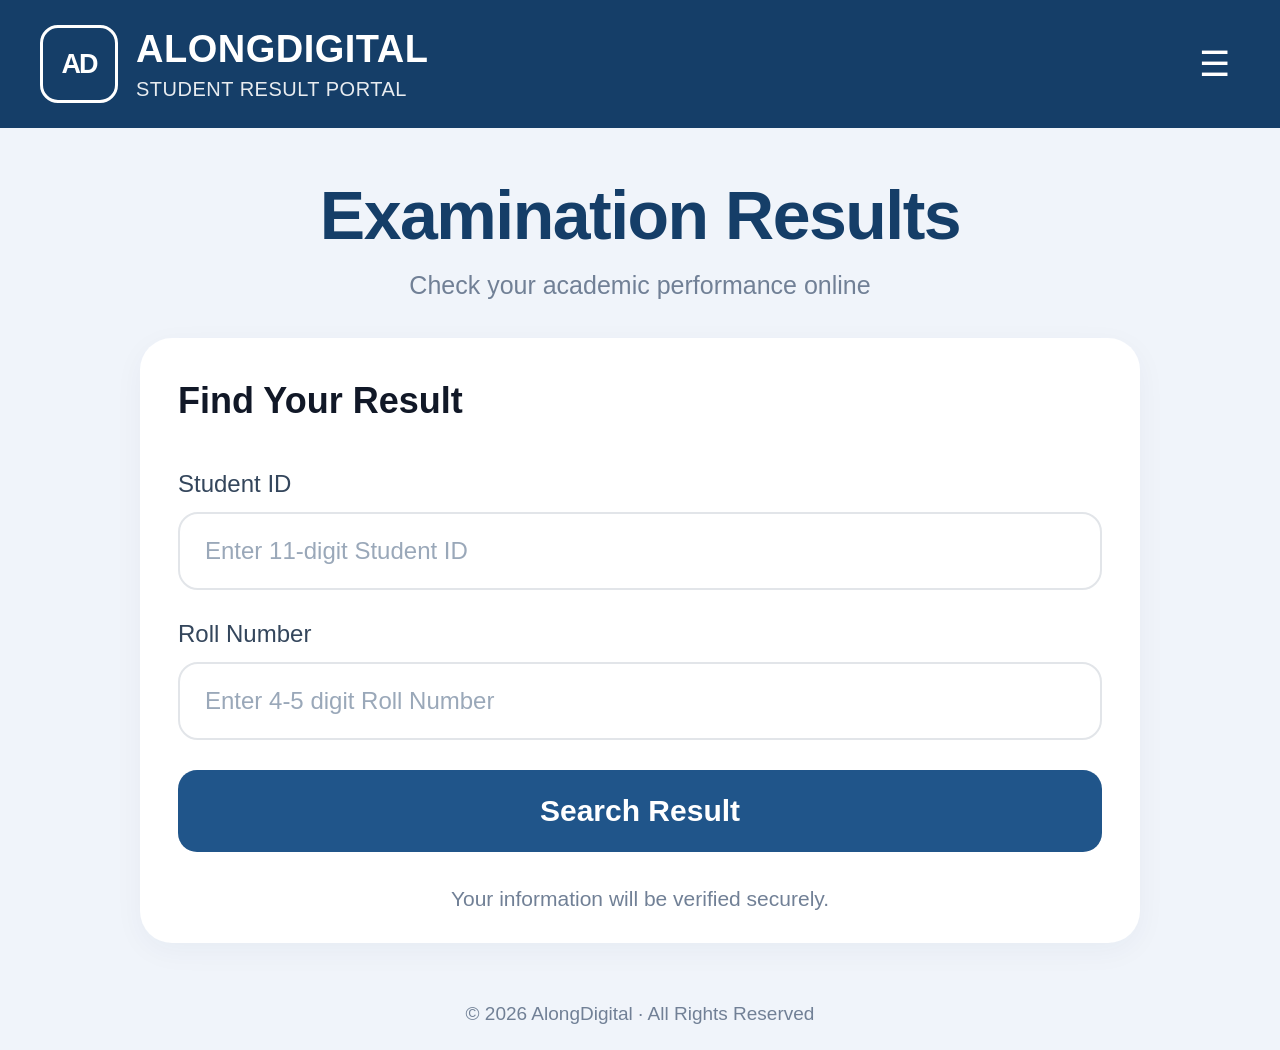
<file: index.html>
<!DOCTYPE html>
<html lang="en">
<head>
  <meta charset="UTF-8">
  <meta name="viewport" content="width=device-width, initial-scale=1.0">
  <meta name="theme-color" content="#153e68">

  <title>Examination Results | AlongDigital</title>

  <style>
    * {
      margin: 0;
      padding: 0;
      box-sizing: border-box;
    }

    :root {
      --navy: #153e68;
      --blue: #20558a;
      --background: #f0f4fa;
      --text: #203c5c;
      --muted: #718096;
    }

    body {
      font-family: Arial, Helvetica, sans-serif;
      background: var(--background);
      color: var(--text);
      min-height: 100vh;
      display: flex;
      flex-direction: column;
    }

    /* HEADER */

    .header {
      background: var(--navy);
      color: white;
      padding: 25px 28px;
    }

    .header-inner {
      max-width: 1200px;
      margin: auto;
      display: flex;
      justify-content: space-between;
      align-items: center;
    }

    .brand {
      display: flex;
      align-items: center;
      gap: 18px;
    }

    .brand-icon {
      width: 78px;
      height: 78px;
      border: 3px solid white;
      border-radius: 18px;
      display: grid;
      place-items: center;
      font-size: 27px;
      font-weight: 800;
      letter-spacing: -2px;
    }

    .brand-name {
      font-size: clamp(22px, 4vw, 38px);
      font-weight: 800;
      letter-spacing: .5px;
    }

    .brand-subtitle {
      font-size: clamp(12px, 2vw, 20px);
      margin-top: 7px;
      opacity: .9;
      letter-spacing: .5px;
    }

    .menu-button {
      border: none;
      background: transparent;
      color: white;
      font-size: 35px;
      cursor: pointer;
      padding: 5px 10px;
    }

    .menu {
      display: none;
      max-width: 1200px;
      margin: 18px auto 0;
      text-align: right;
    }

    .menu.show {
      display: block;
    }

    .menu a {
      color: white;
      text-decoration: none;
      font-size: 14px;
      padding: 10px;
      display: inline-block;
    }

    /* MAIN */

    .main {
      width: 100%;
      max-width: 1050px;
      margin: auto;
      padding: 48px 25px 35px;
      flex: 1;
    }

    .intro {
      text-align: center;
      margin-bottom: 38px;
    }

    .intro h1 {
      font-size: clamp(36px, 6vw, 68px);
      color: var(--navy);
      font-weight: 800;
      letter-spacing: -1.5px;
    }

    .intro p {
      color: var(--muted);
      font-size: clamp(16px, 2.5vw, 25px);
      margin-top: 17px;
    }

    /* SEARCH CARD */

    .search-card {
      background: white;
      border-radius: 32px;
      padding: 42px 38px 32px;
      box-shadow: 0 8px 30px rgba(25, 55, 90, .045);
    }

    .search-card h2 {
      color: #111827;
      font-size: clamp(25px, 4vw, 36px);
      margin-bottom: 48px;
    }

    .form-group {
      margin-bottom: 30px;
    }

    .form-group label {
      display: block;
      color: #34465c;
      font-size: clamp(17px, 2.5vw, 24px);
      margin-bottom: 14px;
      font-weight: 500;
    }

    .form-group input {
      width: 100%;
      height: 78px;
      padding: 0 25px;
      border: 2px solid #e2e5e9;
      border-radius: 20px;
      background: #fff;
      color: #26384c;
      font-size: clamp(17px, 2.5vw, 24px);
      outline: none;
      transition: .2s ease;
    }

    .form-group input::placeholder {
      color: #9aa8b9;
    }

    .form-group input:focus {
      border-color: #3977b6;
      box-shadow: 0 0 0 4px rgba(57, 119, 182, .09);
    }

    .search-button {
      width: 100%;
      min-height: 82px;
      border: none;
      border-radius: 19px;
      background: var(--blue);
      color: white;
      font-size: clamp(20px, 3vw, 30px);
      font-weight: 700;
      cursor: pointer;
      transition: .2s ease;
    }

    .search-button:hover {
      background: var(--navy);
    }

    .search-button:disabled {
      opacity: .65;
      cursor: not-allowed;
    }

    .secure-text {
      color: var(--muted);
      text-align: center;
      margin-top: 35px;
      font-size: clamp(14px, 2vw, 21px);
    }

    .message {
      display: none;
      padding: 14px;
      border-radius: 10px;
      margin-top: 18px;
      font-size: 14px;
      line-height: 1.5;
    }

    .message.show {
      display: block;
    }

    .message.error {
      background: #fff0f0;
      color: #bd3030;
    }

    .message.success {
      background: #eaf8ef;
      color: #187b40;
    }

    .loading {
      display: none;
      text-align: center;
      margin-top: 15px;
      color: var(--muted);
      font-size: 13px;
    }

    .loading.show {
      display: block;
    }

    /* FOOTER */

    .footer {
      padding: 25px 15px;
      text-align: center;
      color: #718096;
      font-size: clamp(13px, 2vw, 19px);
    }

    /* MOBILE */

    @media (max-width: 600px) {
      .header {
        padding: 20px 17px;
      }

      .brand {
        gap: 12px;
      }

      .brand-icon {
        width: 53px;
        height: 53px;
        border-radius: 13px;
        font-size: 21px;
      }

      .menu-button {
        font-size: 29px;
      }

      .main {
        padding: 48px 17px 28px;
      }

      .intro {
        margin-bottom: 35px;
      }

      .intro h1 {
        letter-spacing: -1px;
      }

      .search-card {
        padding: 30px 23px 25px;
        border-radius: 27px;
      }

      .search-card h2 {
        margin-bottom: 38px;
      }

      .form-group {
        margin-bottom: 25px;
      }

      .form-group input {
        height: 68px;
        border-radius: 17px;
        padding: 0 18px;
      }

      .search-button {
        min-height: 72px;
        border-radius: 16px;
      }

      .secure-text {
        margin-top: 27px;
      }
    }
  </style>
</head>

<body>

  <header class="header">
    <div class="header-inner">

      <div class="brand">
        <div class="brand-icon">AD</div>

        <div>
          <div class="brand-name">ALONGDIGITAL</div>
          <div class="brand-subtitle">STUDENT RESULT PORTAL</div>
        </div>
      </div>

      <button class="menu-button" id="menuButton"
        type="button" aria-label="Open menu">
        ☰
      </button>

    </div>

    <nav class="menu" id="menu">
      <a href="index.html">Home</a>
      <a href="adminlogin.html">Admin Login</a>
    </nav>
  </header>

  <main class="main">

    <section class="intro">
      <h1>Examination Results</h1>
      <p>Check your academic performance online</p>
    </section>

    <section class="search-card">

      <h2>Find Your Result</h2>

      <form id="resultSearchForm">

        <div class="form-group">
          <label for="studentId">Student ID</label>

          <input
            type="text"
            id="studentId"
            name="studentId"
            placeholder="Enter 11-digit Student ID"
            inputmode="numeric"
            maxlength="11"
            autocomplete="off"
            required
          >
        </div>

        <div class="form-group">
          <label for="rollNumber">Roll Number</label>

          <input
            type="text"
            id="rollNumber"
            name="rollNumber"
            placeholder="Enter 4-5 digit Roll Number"
            inputmode="numeric"
            minlength="4"
            maxlength="5"
            autocomplete="off"
            required
          >
        </div>

        <button type="submit" class="search-button" id="searchButton">
          Search Result
        </button>

        <div class="loading" id="searchLoading">
          Verifying your details...
        </div>

        <div class="message" id="searchMessage" role="status"></div>

      </form>

      <p class="secure-text">
        Your information will be verified securely.
      </p>

    </section>

  </main>

  <footer class="footer">
    © 2026 AlongDigital · All Rights Reserved
  </footer>

  <script>
    const menuButton = document.getElementById("menuButton");
    const menu = document.getElementById("menu");

    menuButton.addEventListener("click", () => {
      menu.classList.toggle("show");
    });

    // Allow numeric characters only.
    ["studentId", "rollNumber"].forEach(id => {
      document.getElementById(id).addEventListener("input", function () {
        this.value = this.value.replace(/\D/g, "");
      });
    });
  </script>
<script src="script.js"></script>
<script src="config.js"></script>

</body>
</html>
</file>
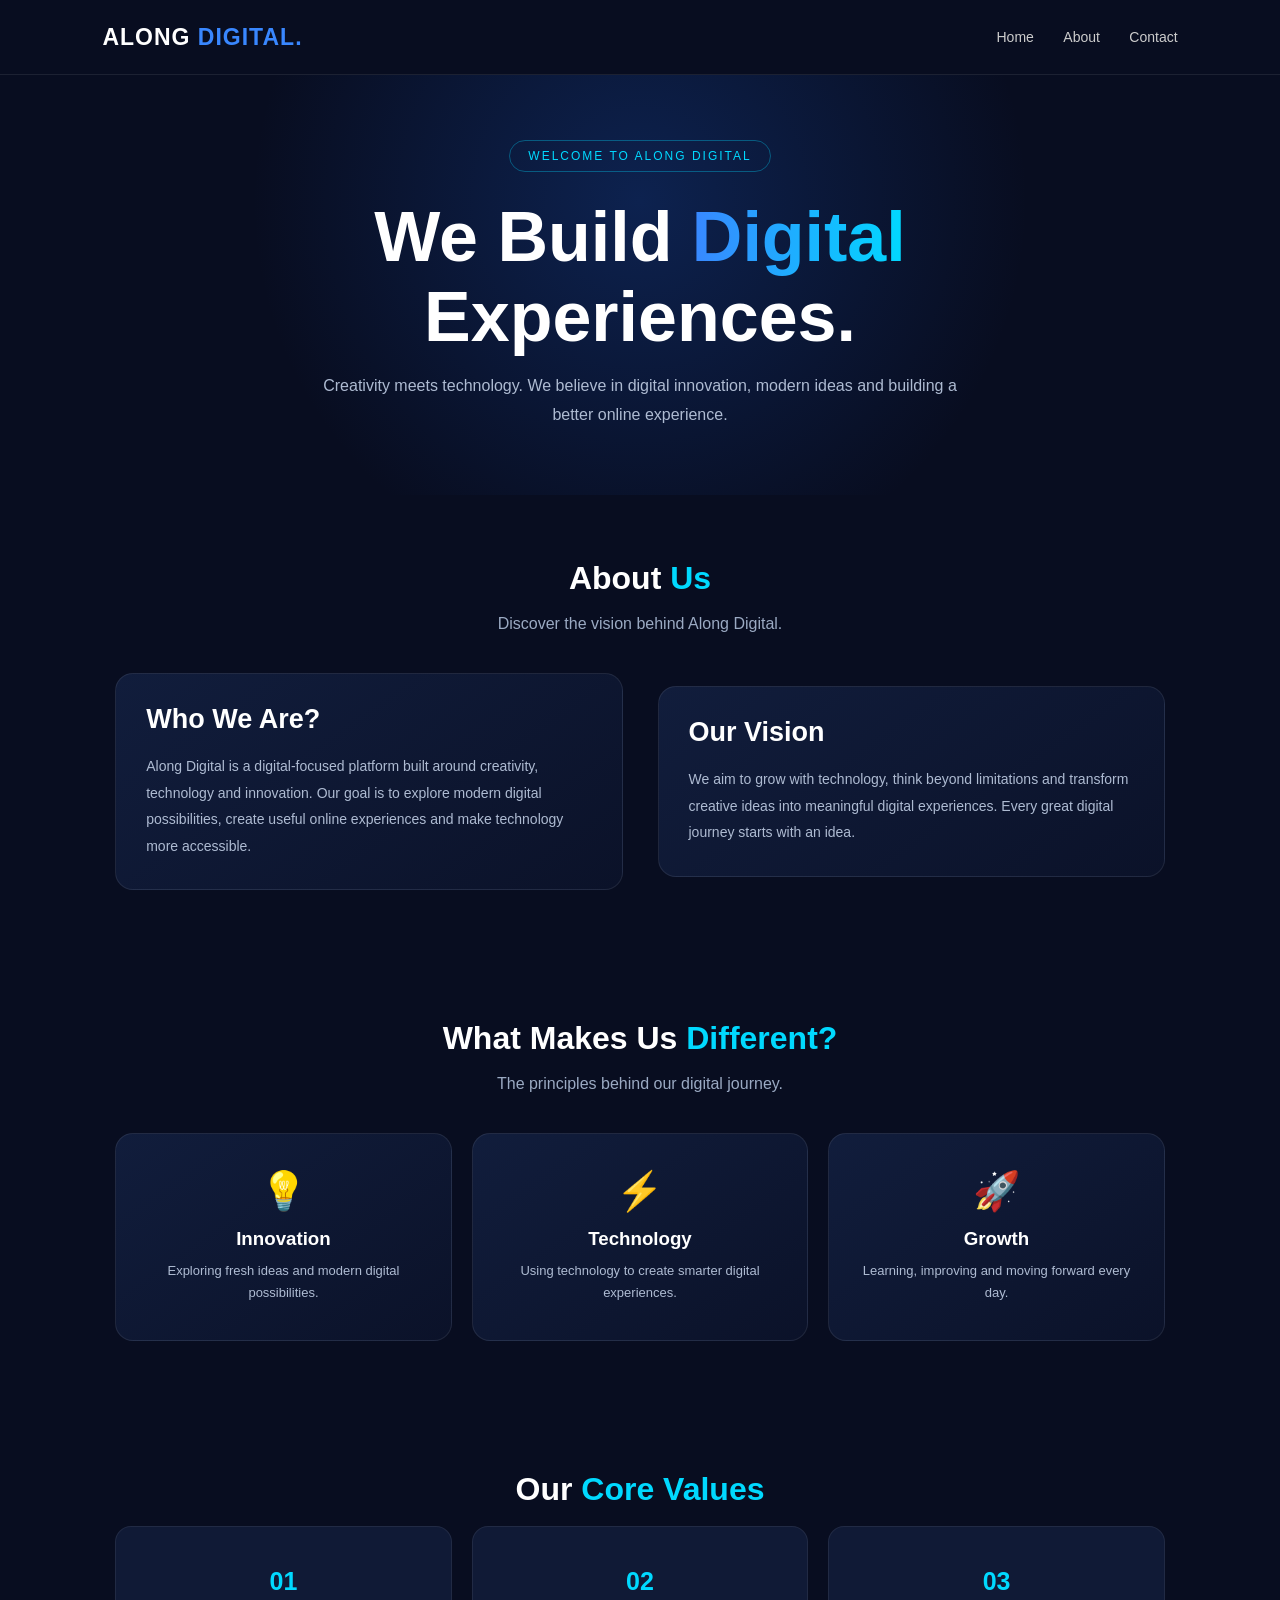
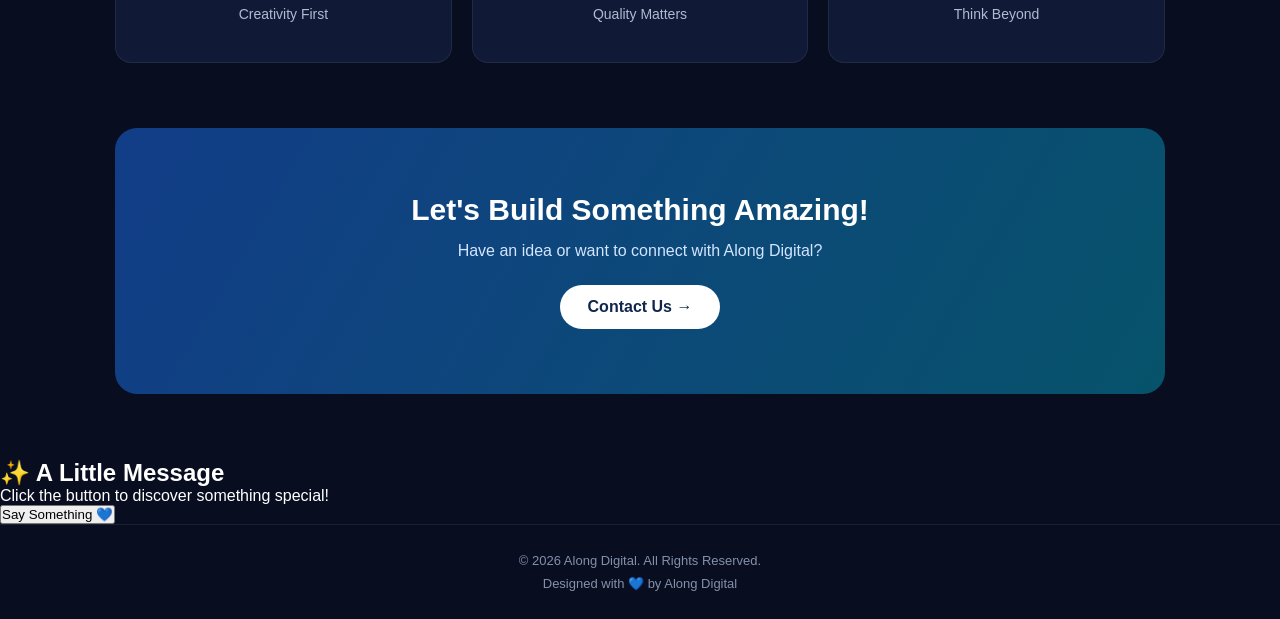
<file: about.html>
<!DOCTYPE html>
<html lang="en">
<head>
<meta charset="UTF-8">
<meta name="viewport" content="width=device-width, initial-scale=1.0">
<title>About Us | Along Digital</title>

</head>
<link rel="stylesheet" href="about.css">

<body>

<header>
    <div class="logo">ALONG <span>DIGITAL.</span></div>

    <nav>
        <a href="index.html">Home</a>
        <a href="about.html">About</a>
        <a href="contact.html">Contact</a>
    </nav>
</header>

<div class="hero">
    <div class="tag">WELCOME TO ALONG DIGITAL</div>

    <h1>We Build <span>Digital</span><br>Experiences.</h1>

    <p>
        Creativity meets technology. We believe in digital innovation,
        modern ideas and building a better online experience.
    </p>
</div>

<section>
    <h2 class="section-title">About <span>Us</span></h2>
    <p class="subtitle">Discover the vision behind Along Digital.</p>

    <div class="about-content">

        <div class="about-box">
            <h2>Who We Are?</h2>
            <p>
                Along Digital is a digital-focused platform built around
                creativity, technology and innovation.

                Our goal is to explore modern digital possibilities,
                create useful online experiences and make technology
                more accessible.
            </p>
        </div>

        <div class="about-box">
            <h2>Our Vision</h2>
            <p>
                We aim to grow with technology, think beyond limitations
                and transform creative ideas into meaningful digital
                experiences.
                
                Every great digital journey starts with an idea.
            </p>
        </div>

    </div>
</section>

<section>
    <h2 class="section-title">What Makes Us <span>Different?</span></h2>
    <p class="subtitle">The principles behind our digital journey.</p>

    <div class="grid">

        <div class="info-card">
            <div class="emoji">💡</div>
            <h3>Innovation</h3>
            <p>Exploring fresh ideas and modern digital possibilities.</p>
        </div>

        <div class="info-card">
            <div class="emoji">⚡</div>
            <h3>Technology</h3>
            <p>Using technology to create smarter digital experiences.</p>
        </div>

        <div class="info-card">
            <div class="emoji">🚀</div>
            <h3>Growth</h3>
            <p>Learning, improving and moving forward every day.</p>
        </div>

    </div>
</section>

<section>
    <h2 class="section-title">Our <span>Core Values</span></h2>

    <div class="grid">

        <div class="highlight">
            <h2>01</h2>
            <p>Creativity First</p>
        </div>

        <div class="highlight">
            <h2>02</h2>
            <p>Quality Matters</p>
        </div>

        <div class="highlight">
            <h2>03</h2>
            <p>Think Beyond</p>
        </div>

    </div>
</section>

<div class="cta">
    <h2>Let's Build Something Amazing!</h2>
    <p>Have an idea or want to connect with Along Digital?</p>
    <a href="contact.html" class="btn">Contact Us →</a>
</div>

<div class="message-box">
    <h2>✨ A Little Message</h2>
    <p id="message">
        Click the button to discover something special!
    </p>

    <button onclick="showMessage()">
        Say Something 💙
    </button>
</div>
<footer>
    <p>© 2026 Along Digital. All Rights Reserved.</p>
    <p style="margin-top:8px;">Designed with 💙 by Along Digital</p>
</footer>

</body>
<script src="about.js"></script>
</html>
</file>
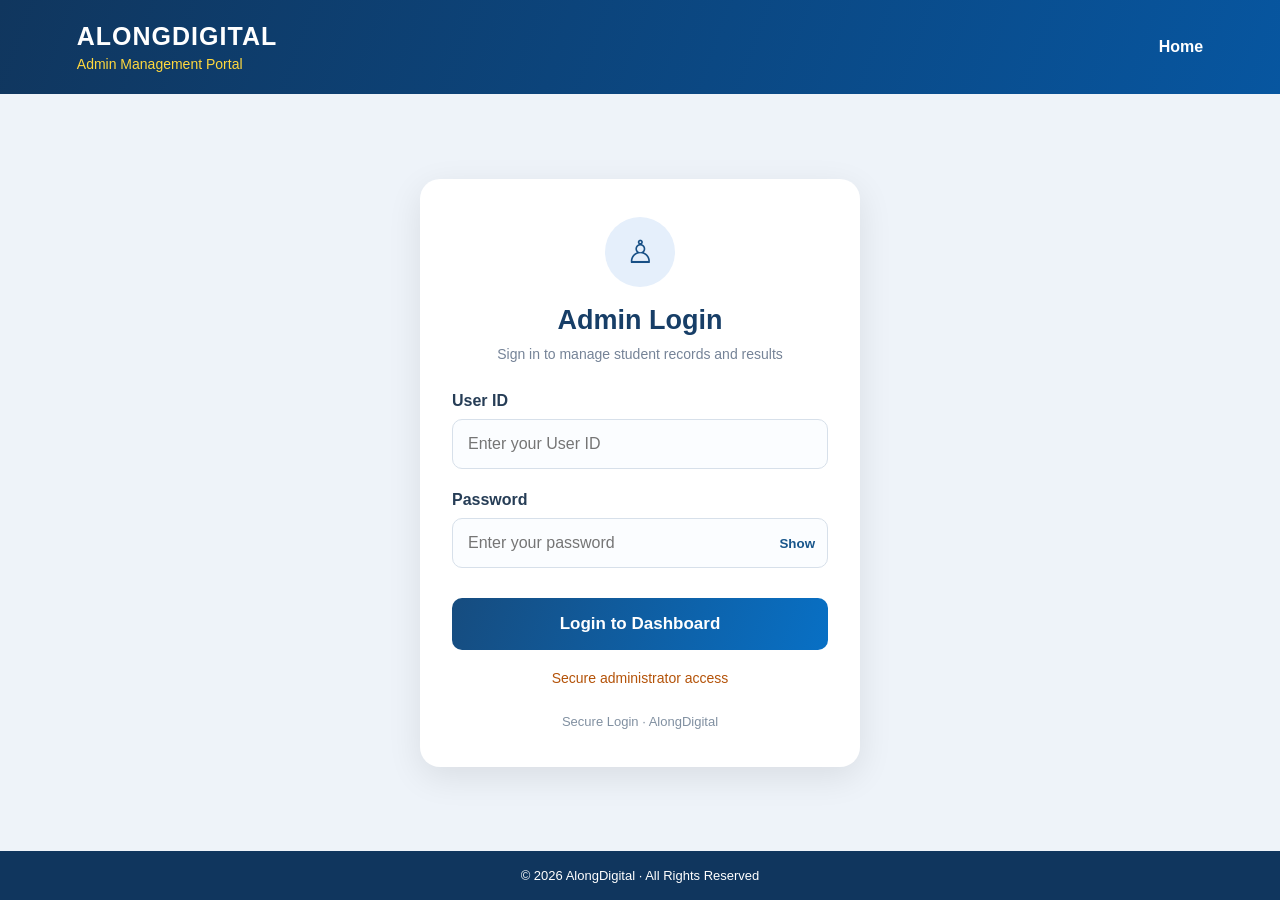
<file: adminlogin.html>
<!DOCTYPE html>
<html lang="en">
<head>
  <meta charset="UTF-8">
  <meta name="viewport" content="width=device-width, initial-scale=1.0">
  <meta name="theme-color" content="#123d69">

  <title>Admin Login | AlongDigital</title>

  <style>
    * {
      margin: 0;
      padding: 0;
      box-sizing: border-box;
      font-family: Arial, sans-serif;
    }

    body {
      min-height: 100vh;
      background: #eef3f9;
      display: flex;
      flex-direction: column;
    }

    header {
      background: linear-gradient(110deg, #10365e, #0756a0);
      color: white;
      padding: 22px 6%;
      display: flex;
      align-items: center;
      justify-content: space-between;
    }

    .brand h2 {
      font-size: 25px;
      letter-spacing: 1px;
    }

    .brand p {
      color: #ffd83d;
      margin-top: 5px;
      font-size: 14px;
    }

    .home-link {
      color: white;
      text-decoration: none;
      font-weight: bold;
    }

    main {
      flex: 1;
      display: flex;
      align-items: center;
      justify-content: center;
      padding: 35px 15px;
    }

    .login-card {
      width: 100%;
      max-width: 440px;
      background: white;
      padding: 38px 32px;
      border-radius: 20px;
      box-shadow: 0 10px 35px rgba(0,0,0,.09);
    }

    .login-icon {
      width: 70px;
      height: 70px;
      background: #e5effb;
      color: #174f85;
      border-radius: 50%;
      display: grid;
      place-items: center;
      font-size: 32px;
      margin: 0 auto 18px;
    }

    h1 {
      text-align: center;
      color: #173e67;
      font-size: 27px;
    }

    .subtitle {
      text-align: center;
      color: #758397;
      margin: 10px 0 30px;
      font-size: 14px;
    }

    .field {
      margin-bottom: 22px;
    }

    label {
      display: block;
      color: #263d56;
      font-weight: 600;
      margin-bottom: 9px;
    }

    input {
      width: 100%;
      padding: 15px;
      border: 1px solid #d7e0ea;
      border-radius: 10px;
      outline: none;
      font-size: 16px;
      background: #fbfdff;
    }

    input:focus {
      border-color: #1760a0;
      box-shadow: 0 0 0 3px rgba(23,96,160,.10);
    }

    .password-box {
      position: relative;
    }

    .password-box input {
      padding-right: 65px;
    }

    .toggle {
      position: absolute;
      right: 13px;
      top: 50%;
      transform: translateY(-50%);
      border: none;
      background: none;
      color: #17558b;
      cursor: pointer;
      font-weight: bold;
    }

    .login-btn {
      width: 100%;
      padding: 16px;
      border: none;
      border-radius: 10px;
      background: linear-gradient(110deg,#164c7f,#0870c5);
      color: white;
      font-size: 17px;
      font-weight: bold;
      cursor: pointer;
      margin-top: 8px;
    }

    .login-btn:active {
      transform: scale(.98);
    }

    #message {
      text-align: center;
      margin-top: 18px;
      font-size: 14px;
      color: #b45309;
      line-height: 1.5;
    }

    .security {
      text-align: center;
      margin-top: 25px;
      color: #8190a1;
      font-size: 13px;
    }

    footer {
      background: #10365e;
      color: white;
      text-align: center;
      padding: 17px;
      font-size: 13px;
    }

    @media(max-width:480px) {
      header {
        padding: 20px;
      }

      .brand h2 {
        font-size: 20px;
      }

      .login-card {
        padding: 30px 22px;
      }
    }
  </style>
</head>

<body>

  <header>
    <div class="brand">
      <h2>ALONGDIGITAL</h2>
      <p>Admin Management Portal</p>
    </div>

    <a href="index.html" class="home-link">Home</a>
  </header>

  <main>

    <section class="login-card">

      <div class="login-icon">♙</div>

      <h1>Admin Login</h1>

      <p class="subtitle">
        Sign in to manage student records and results
      </p>

      <form id="loginForm">

        <div class="field">
          <label for="userId">User ID</label>
          <input
            type="text"
            id="userId"
            placeholder="Enter your User ID"
            autocomplete="username"
            required>
        </div>

        <div class="field">
          <label for="password">Password</label>

          <div class="password-box">
            <input
              type="password"
              id="password"
              placeholder="Enter your password"
              autocomplete="current-password"
              required>

            <button
              type="button"
              class="toggle"
              id="togglePassword">
              Show
            </button>
          </div>
        </div>

        <button type="submit" class="login-btn">
          Login to Dashboard
        </button>

        <p id="message" role="status">
          Secure administrator access
        </p>

      </form>

      <div class="security">
        Secure Login · AlongDigital
      </div>

    </section>

  </main>

  <footer>
    © 2026 AlongDigital · All Rights Reserved
  </footer>

  <script>
    const password = document.getElementById("password");
    const toggle = document.getElementById("togglePassword");
    const form = document.getElementById("loginForm");
    const message = document.getElementById("message");

    toggle.addEventListener("click", function () {
      const hidden = password.type === "password";

      password.type = hidden ? "text" : "password";
      toggle.textContent = hidden ? "Hide" : "Show";
    });

    form.addEventListener("submit", function (event) {
      event.preventDefault();

      message.textContent =
        "Backend connection pending. Login verification will be enabled after Apps Script integration.";
    });
  </script>

</body>
</html>
</file>
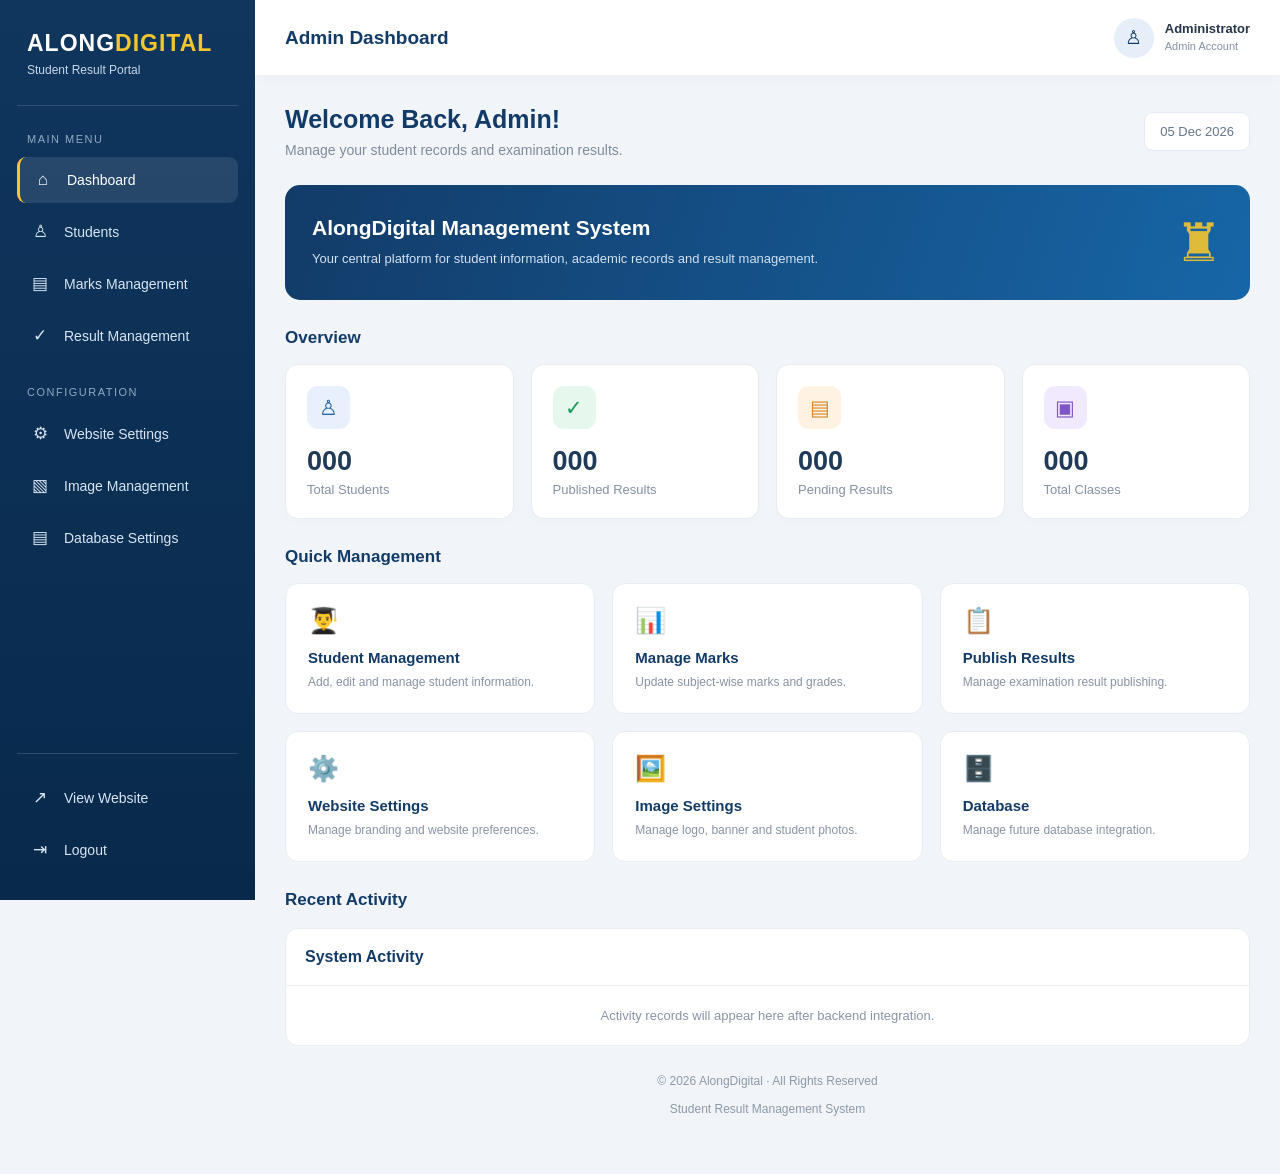
<file: dashboard.html>
<!DOCTYPE html>
<html lang="en">
<head>
<meta charset="UTF-8">
<meta name="viewport" content="width=device-width, initial-scale=1.0">
<meta name="theme-color" content="#123b68">

<title>Admin Dashboard | AlongDigital</title>

<style>
* {
  margin: 0;
  padding: 0;
  box-sizing: border-box;
  font-family: Arial, sans-serif;
}

:root {
  --navy: #123b68;
  --blue: #1765a5;
  --gold: #f4c52e;
  --bg: #f1f5fa;
  --text: #25364a;
}

body {
  background: var(--bg);
  color: var(--text);
}

/* Sidebar */

.sidebar {
  width: 255px;
  height: 100vh;
  background: linear-gradient(180deg,#10365e,#08294b);
  color: white;
  position: fixed;
  left: 0;
  top: 0;
  padding: 25px 17px;
  z-index: 100;
  transition: .3s;
}

.brand {
  padding: 5px 10px 28px;
  border-bottom: 1px solid #ffffff25;
}

.brand h2 {
  font-size: 23px;
  letter-spacing: 1px;
}

.brand span {
  color: var(--gold);
}

.brand p {
  font-size: 12px;
  margin-top: 6px;
  color: #c8d8eb;
}

.menu-title {
  font-size: 11px;
  color: #91a9c2;
  margin: 27px 10px 12px;
  letter-spacing: 1.5px;
}

.nav-link {
  display: flex;
  align-items: center;
  gap: 13px;
  padding: 13px 12px;
  margin: 5px 0;
  color: #d8e5f2;
  text-decoration: none;
  border-radius: 9px;
  font-size: 14px;
  transition: .2s;
}

.nav-link:hover,
.nav-link.active {
  background: #ffffff19;
  color: white;
}

.nav-link.active {
  border-left: 3px solid var(--gold);
}

.nav-icon {
  width: 22px;
  text-align: center;
  font-size: 17px;
}

.sidebar-bottom {
  position: absolute;
  bottom: 22px;
  left: 17px;
  right: 17px;
  border-top: 1px solid #ffffff25;
  padding-top: 15px;
}

/* Main */

.main {
  margin-left: 255px;
  min-height: 100vh;
}

.topbar {
  height: 75px;
  background: white;
  display: flex;
  align-items: center;
  justify-content: space-between;
  padding: 0 30px;
  box-shadow: 0 2px 12px #00000008;
  position: sticky;
  top: 0;
  z-index: 50;
}

.top-left {
  display: flex;
  align-items: center;
  gap: 15px;
}

.top-left h3 {
  color: var(--navy);
  font-size: 19px;
}

.menu-toggle {
  border: none;
  background: none;
  font-size: 25px;
  cursor: pointer;
  display: none;
  color: var(--navy);
}

.profile {
  display: flex;
  align-items: center;
  gap: 11px;
}

.avatar {
  width: 40px;
  height: 40px;
  background: #e6eff9;
  color: var(--navy);
  display: grid;
  place-items: center;
  border-radius: 50%;
  font-size: 19px;
}

.profile-info strong {
  display: block;
  font-size: 13px;
}

.profile-info small {
  color: #8492a3;
  font-size: 11px;
}

/* Content */

.content {
  padding: 30px;
  max-width: 1500px;
  margin: auto;
}

.welcome {
  display: flex;
  align-items: center;
  justify-content: space-between;
  gap: 15px;
  margin-bottom: 27px;
}

.welcome h1 {
  font-size: 25px;
  color: var(--navy);
  margin-bottom: 8px;
}

.welcome p {
  color: #7d8b9c;
  font-size: 14px;
}

.date-label {
  background: white;
  padding: 11px 15px;
  border-radius: 9px;
  color: #65768b;
  font-size: 13px;
  border: 1px solid #e5ebf2;
}

/* Banner */

.banner {
  background: linear-gradient(110deg,#123b68,#1766a7);
  color: white;
  border-radius: 15px;
  padding: 27px;
  margin-bottom: 26px;
  display: flex;
  align-items: center;
  justify-content: space-between;
  gap: 20px;
  overflow: hidden;
}

.banner h2 {
  font-size: 21px;
  margin-bottom: 9px;
}

.banner p {
  color: #d2e2f3;
  font-size: 13px;
  line-height: 1.6;
}

.banner-icon {
  font-size: 53px;
  color: var(--gold);
  opacity: .9;
}

/* Cards */

.section-heading {
  font-size: 17px;
  color: var(--navy);
  margin: 28px 0 16px;
}

.stats {
  display: grid;
  grid-template-columns: repeat(4,1fr);
  gap: 17px;
}

.stat-card {
  background: white;
  padding: 21px;
  border-radius: 13px;
  border: 1px solid #e8edf3;
  box-shadow: 0 3px 12px #00000004;
}

.stat-top {
  display: flex;
  justify-content: space-between;
  align-items: center;
  margin-bottom: 17px;
}

.stat-icon {
  width: 43px;
  height: 43px;
  border-radius: 11px;
  display: grid;
  place-items: center;
  font-size: 21px;
}

.blue { background: #e7f0fc; color: #2365a7; }
.green { background: #e6f7ed; color: #169b55; }
.orange { background: #fff2e3; color: #d88a26; }
.purple { background: #f1eaff; color: #8056c5; }

.stat-card h2 {
  font-size: 27px;
  color: #203b59;
}

.stat-card p {
  color: #8492a3;
  font-size: 13px;
  margin-top: 5px;
}

/* Quick Actions */

.actions {
  display: grid;
  grid-template-columns: repeat(3,1fr);
  gap: 17px;
}

.action-card {
  background: white;
  padding: 22px;
  border: 1px solid #e7edf4;
  border-radius: 13px;
  text-decoration: none;
  color: var(--text);
  transition: .2s;
}

.action-card:hover {
  transform: translateY(-3px);
  box-shadow: 0 7px 20px #123b6810;
  border-color: #b7d0eb;
}

.action-card .action-icon {
  font-size: 25px;
  margin-bottom: 14px;
}

.action-card h3 {
  font-size: 15px;
  margin-bottom: 7px;
  color: var(--navy);
}

.action-card p {
  color: #8794a3;
  font-size: 12px;
  line-height: 1.5;
}

/* Recent Activity */

.activity {
  background: white;
  border: 1px solid #e8edf3;
  border-radius: 13px;
  overflow: hidden;
  margin-top: 18px;
}

.activity-head {
  padding: 19px;
  border-bottom: 1px solid #edf0f5;
  font-weight: bold;
  color: var(--navy);
}

.activity-body {
  padding: 22px;
  color: #8995a4;
  text-align: center;
  font-size: 13px;
}

/* Footer */

.footer {
  text-align: center;
  color: #8b98a7;
  font-size: 12px;
  padding: 28px 10px;
}

/* Mobile */

@media(max-width:1050px) {
  .stats {
    grid-template-columns: repeat(2,1fr);
  }
}

@media(max-width:700px) {
  .sidebar {
    transform: translateX(-100%);
  }

  .sidebar.show {
    transform: translateX(0);
  }

  .main {
    margin-left: 0;
  }

  .menu-toggle {
    display: block;
  }

  .topbar {
    padding: 0 17px;
  }

  .content {
    padding: 22px 16px;
  }

  .welcome {
    align-items: flex-start;
    flex-direction: column;
  }

  .welcome h1 {
    font-size: 22px;
  }

  .actions {
    grid-template-columns: repeat(2,1fr);
  }

  .profile-info {
    display: none;
  }
}

@media(max-width:420px) {
  .stats {
    grid-template-columns: 1fr 1fr;
    gap: 10px;
  }

  .stat-card {
    padding: 15px;
  }

  .stat-card h2 {
    font-size: 23px;
  }

  .actions {
    grid-template-columns: 1fr;
  }

  .banner {
    padding: 20px;
  }
}
</style>
</head>

<body>

<!-- SIDEBAR -->

<aside class="sidebar" id="sidebar">

  <div class="brand">
    <h2>ALONG<span>DIGITAL</span></h2>
    <p>Student Result Portal</p>
  </div>

  <div class="menu-title">MAIN MENU</div>

  <a href="dashboard.html" class="nav-link active">
    <span class="nav-icon">⌂</span> Dashboard
  </a>

  <a href="students.html" class="nav-link">
    <span class="nav-icon">♙</span> Students
  </a>

  <a href="marks.html" class="nav-link">
    <span class="nav-icon">▤</span> Marks Management
  </a>

  <a href="#" class="nav-link">
    <span class="nav-icon">✓</span> Result Management
  </a>

  <div class="menu-title">CONFIGURATION</div>

  <a href="settings.html" class="nav-link">
    <span class="nav-icon">⚙</span> Website Settings
  </a>

  <a href="#" class="nav-link">
    <span class="nav-icon">▧</span> Image Management
  </a>

  <a href="#" class="nav-link">
    <span class="nav-icon">▤</span> Database Settings
  </a>

  <div class="sidebar-bottom">
    <a href="../index.html" class="nav-link">
      <span class="nav-icon">↗</span> View Website
    </a>

    <a href="../adminlogin.html" class="nav-link">
      <span class="nav-icon">⇥</span> Logout
    </a>
  </div>

</aside>


<!-- MAIN CONTENT -->

<div class="main">

  <header class="topbar">

    <div class="top-left">
      <button class="menu-toggle" id="menuToggle">☰</button>
      <h3>Admin Dashboard</h3>
    </div>

    <div class="profile">
      <div class="avatar">♙</div>
      <div class="profile-info">
        <strong id="adminName">Administrator</strong>
        <small>Admin Account</small>
      </div>
    </div>

  </header>


  <main class="content">

    <section class="welcome">
      <div>
        <h1>Welcome Back, Admin!</h1>
        <p>Manage your student records and examination results.</p>
      </div>

      <div class="date-label" id="currentDate">
        Dashboard
      </div>
    </section>


    <!-- WELCOME BANNER -->

    <section class="banner">
      <div>
        <h2>AlongDigital Management System</h2>
        <p>
          Your central platform for student information,
          academic records and result management.
        </p>
      </div>

      <div class="banner-icon">♜</div>
    </section>


    <!-- STATISTICS -->

    <h3 class="section-heading">Overview</h3>

    <section class="stats">

      <div class="stat-card">
        <div class="stat-top">
          <div class="stat-icon blue">♙</div>
        </div>
        <h2>000</h2>
        <p>Total Students</p>
      </div>

      <div class="stat-card">
        <div class="stat-top">
          <div class="stat-icon green">✓</div>
        </div>
        <h2>000</h2>
        <p>Published Results</p>
      </div>

      <div class="stat-card">
        <div class="stat-top">
          <div class="stat-icon orange">▤</div>
        </div>
        <h2>000</h2>
        <p>Pending Results</p>
      </div>

      <div class="stat-card">
        <div class="stat-top">
          <div class="stat-icon purple">▣</div>
        </div>
        <h2>000</h2>
        <p>Total Classes</p>
      </div>

    </section>


    <!-- QUICK ACTIONS -->

    <h3 class="section-heading">Quick Management</h3>

    <section class="actions">

      <a href="students.html" class="action-card">
        <div class="action-icon">👨‍🎓</div>
        <h3>Student Management</h3>
        <p>Add, edit and manage student information.</p>
      </a>

      <a href="marks.html" class="action-card">
        <div class="action-icon">📊</div>
        <h3>Manage Marks</h3>
        <p>Update subject-wise marks and grades.</p>
      </a>

      <a href="#" class="action-card">
        <div class="action-icon">📋</div>
        <h3>Publish Results</h3>
        <p>Manage examination result publishing.</p>
      </a>

      <a href="settings.html" class="action-card">
        <div class="action-icon">⚙️</div>
        <h3>Website Settings</h3>
        <p>Manage branding and website preferences.</p>
      </a>

      <a href="#" class="action-card">
        <div class="action-icon">🖼️</div>
        <h3>Image Settings</h3>
        <p>Manage logo, banner and student photos.</p>
      </a>

      <a href="#" class="action-card">
        <div class="action-icon">🗄️</div>
        <h3>Database</h3>
        <p>Manage future database integration.</p>
      </a>

    </section>


    <!-- ACTIVITY -->

    <h3 class="section-heading">Recent Activity</h3>

    <section class="activity">
      <div class="activity-head">
        System Activity
      </div>

      <div class="activity-body">
        Activity records will appear here after backend integration.
      </div>
    </section>


    <footer class="footer">
      © 2026 AlongDigital · All Rights Reserved
      <br><br>
      Student Result Management System
    </footer>

  </main>

</div>


<script>

// Mobile Sidebar

const sidebar = document.getElementById("sidebar");
const menuToggle = document.getElementById("menuToggle");

menuToggle.addEventListener("click", function() {
  sidebar.classList.toggle("show");
});

// Current Date

const date = new Date();

document.getElementById("currentDate").textContent =
  date.toLocaleDateString("en-IN", {
    day: "2-digit",
    month: "short",
    year: "numeric"
  });

</script>

</body>
</html>
</file>
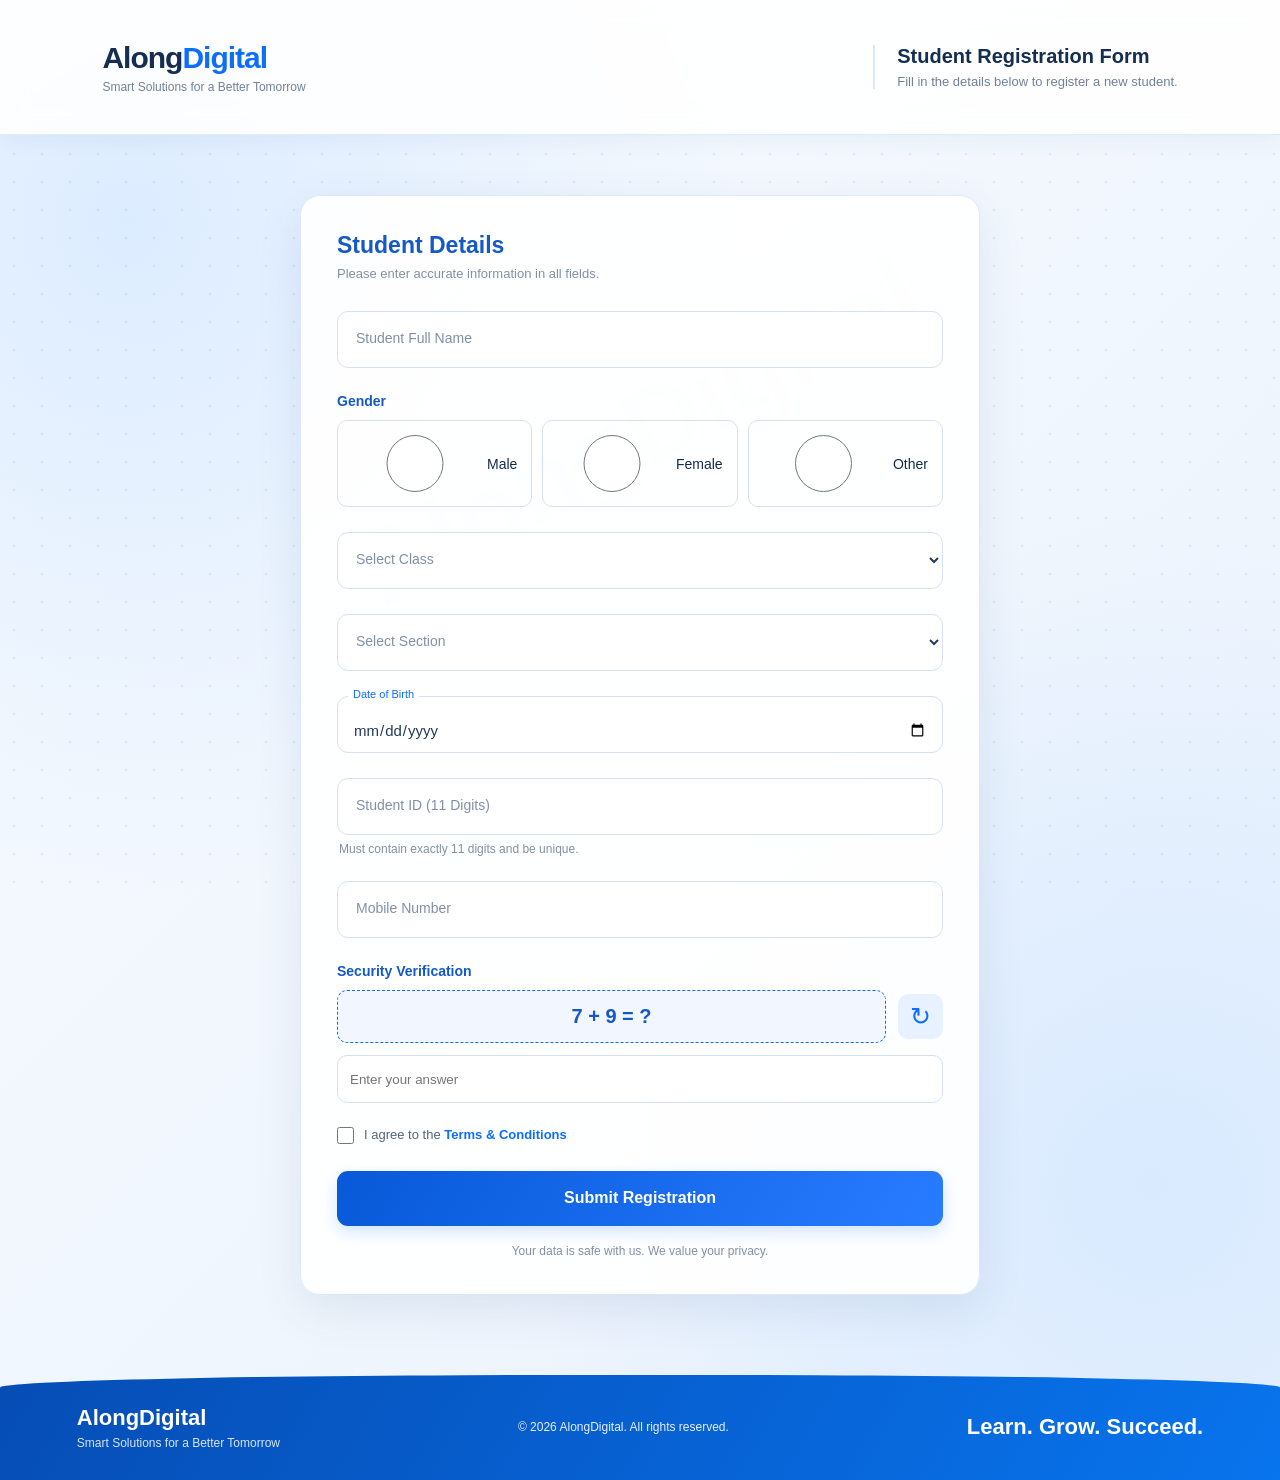
<file: form.html>
<!DOCTYPE html>
<html lang="en">
<head>
<meta charset="UTF-8">
<meta name="viewport" content="width=device-width, initial-scale=1.0">
<meta name="description" content="AlongDigital Student Registration Portal">
<title>Student Registration | AlongDigital</title>
</head>
<link rel="stylesheet" href="form.css">

<body>

<!-- HEADER -->
<header class="site-header">
  <div class="brand">
    <h1>Along<span>Digital</span></h1>
    <p>Smart Solutions for a Better Tomorrow</p>
  </div>

  <div class="header-title">
    <h2>Student Registration Form</h2>
    <p>Fill in the details below to register a new student.</p>
  </div>
</header>

<!-- FORM -->
<main>
  <section class="container">

    <div class="form-heading">
      <h2>Student Details</h2>
      <p>Please enter accurate information in all fields.</p>
    </div>

    <form id="studentForm">

      <div class="form-group">
        <input type="text" id="name" name="name"
          placeholder=" " autocomplete="name" required>
        <label for="name">Student Full Name</label>
      </div>

      <div class="form-group">
        <span class="gender-title">Gender</span>
        <div class="gender-options">
          <label>
            <input type="radio" name="gender" value="Male" required>
            Male
          </label>
          <label>
            <input type="radio" name="gender" value="Female">
            Female
          </label>
          <label>
            <input type="radio" name="gender" value="Other">
            Other
          </label>
        </div>
      </div>

      <div class="form-group">
        <select id="class" name="class" required>
          <option value="" Disabled Selected></option>
          <optgroup label="Secondary Level">
            <option value="IX">IX</option>
            <option value="X">X</option>
          </optgroup>
          <optgroup label="Senior Secondary Level">
            <option value="XI Science">XI Science</option>
            <option value="XI Commerce">XI Commerce</option>
            <option value="XI Arts">XI Arts</option>
            <option value="XII Science">XII Science</option>
            <option value="XII Commerce">XII Commerce</option>
            <option value="XII Arts">XII Arts</option>
          </optgroup>
        </select>
        <label for="class">Select Class</label>
      </div>

      <div class="form-group">
        <select id="section" name="section" required>
          <option value="" Disabled Selected></option>
          <option value="A">A</option>
          <option value="B">B</option>
          <option value="C">C</option>
          <option value="D">D</option>
          <option value="E">E</option>
          <option value="F">F</option>
          <option value="G">G</option>
          <option value="H">H</option>
          <option value="I">I</option>
        </select>
        <label for="section">Select Section</label>
      </div>

      <div class="form-group">
        <input type="date" id="dob" name="dob"
          placeholder=" " required>
        <label for="dob">Date of Birth</label>
      </div>

      <div class="form-group">
        <input type="text" id="studentId" name="studentId"
          placeholder=" " inputmode="numeric"
          maxlength="11" pattern="[0-9]{11}" required>
        <label for="studentId">Student ID (11 Digits)</label>
        <span class="hint">Must contain exactly 11 digits and be unique.</span>
      </div>

      <div class="form-group">
        <input type="tel" id="mobile" name="mobile"
          placeholder=" " inputmode="numeric"
          maxlength="10" pattern="[0-9]{10}" required>
        <label for="mobile">Mobile Number</label>
      </div>
      <!-- CAPTCHA -->
<div class="captcha-box">
  <label class="gender-title">Security Verification</label>

  <div class="captcha-row">
    <span id="captchaQuestion">Loading...</span>
    <button type="button" id="refreshCaptcha" class="refresh-btn">↻</button>
  </div>

  <input type="number" id="captchaAnswer"
    placeholder="Enter your answer" required>
</div>

<!-- Terms & Conditions -->
<div class="terms-box">
  <label>
    <input type="checkbox" id="termsAccepted" required>
    <span>
      I agree to the
      <a href="https://drive.google.com/file/d/1Vmf5jDcBErgP3xqRKXQCcc0qe_o5SRRX/view?usp=drivesdk" target="_blank" rel="noopener">
        Terms & Conditions
      </a>
    </span>
  </label>
</div>

      <button type="submit" class="submit-btn" id="submitBtn">
        Submit Registration
      </button>

      <p class="privacy">
        Your data is safe with us. We value your privacy.
      </p>

    </form>
  </section>
</main>

<!-- FOOTER -->
<footer class="site-footer">
  <div class="footer-content">
    <div class="footer-brand">
      <h2>AlongDigital</h2>
      <p>Smart Solutions for a Better Tomorrow</p>
    </div>

    <div class="copyright">
      © 2026 AlongDigital. All rights reserved.
    </div>

    <div class="footer-brand">
      <h2>Learn. Grow. Succeed.</h2>
    </div>
  </div>
</footer>

<!-- SUCCESS / ERROR POPUP -->
<div class="popup-overlay" id="popupOverlay">
  <div class="popup-card" id="popupCard">
    <div class="popup-icon" id="popupIcon">✓</div>
    <h2 id="popupTitle">Success!</h2>
    <p id="popupText">Your registration was successful.</p>
    <button type="button" class="popup-close" onclick="closePopup()">
      Continue
    </button>
  </div>
</div>
</body>
<script src="form.js"></script>
</html>
</file>
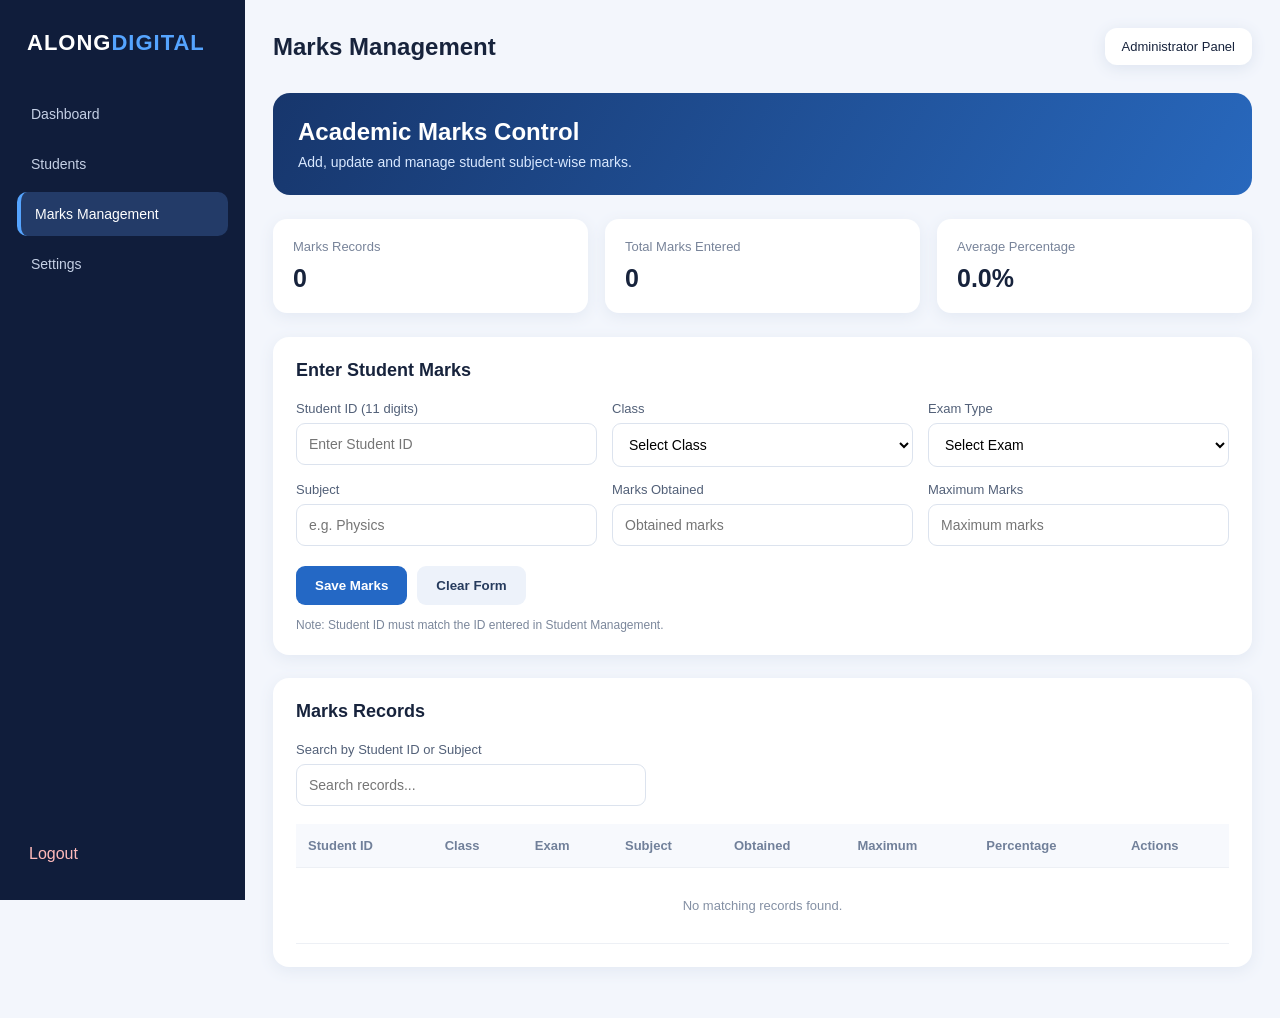
<file: marks.html>
<!DOCTYPE html>
<html lang="en">
<head>
<meta charset="UTF-8">
<meta name="viewport" content="width=device-width, initial-scale=1.0">
<title>Marks Management | AlongDigital</title>

<style>
*{
  margin:0;
  padding:0;
  box-sizing:border-box;
  font-family:Arial,sans-serif;
}

body{
  background:#f3f6fc;
  color:#17233c;
}

.sidebar{
  width:245px;
  height:100vh;
  position:fixed;
  left:0;
  top:0;
  background:#101d3b;
  color:white;
  padding:25px 17px;
}

.brand{
  font-size:22px;
  font-weight:800;
  padding:5px 10px 30px;
  letter-spacing:1px;
}

.brand span{color:#55a4ff;}

.menu a{
  display:block;
  color:#c5d0e5;
  text-decoration:none;
  padding:14px;
  border-radius:10px;
  margin:6px 0;
  font-size:14px;
}

.menu a:hover,
.menu a.active{
  background:#233b68;
  color:white;
}

.menu a.active{
  border-left:4px solid #55a4ff;
}

.logout{
  position:absolute;
  bottom:25px;
  left:17px;
  right:17px;
}

.main{
  margin-left:245px;
  padding:28px;
}

.topbar{
  display:flex;
  justify-content:space-between;
  align-items:center;
  gap:15px;
  margin-bottom:28px;
}

.topbar h2{font-size:24px;}

.admin{
  background:white;
  padding:11px 17px;
  border-radius:12px;
  font-size:13px;
  box-shadow:0 3px 15px #dce3ef;
}

.welcome{
  background:linear-gradient(120deg,#17366c,#2868bd);
  color:white;
  padding:25px;
  border-radius:17px;
  margin-bottom:24px;
}

.welcome h2{margin-bottom:8px;}
.welcome p{color:#d8e8ff;font-size:14px;}

.stats{
  display:grid;
  grid-template-columns:repeat(3,1fr);
  gap:17px;
  margin-bottom:24px;
}

.stat{
  background:white;
  padding:20px;
  border-radius:14px;
  box-shadow:0 4px 15px #e3e9f3;
}

.stat p{
  color:#78849a;
  font-size:13px;
  margin-bottom:10px;
}

.stat h2{font-size:25px;}

.panel{
  background:white;
  border-radius:16px;
  padding:23px;
  margin-bottom:23px;
  box-shadow:0 4px 15px #e3e9f3;
}

.panel h3{
  margin-bottom:20px;
  font-size:18px;
}

.form-grid{
  display:grid;
  grid-template-columns:repeat(3,1fr);
  gap:15px;
}

.field label{
  display:block;
  font-size:13px;
  color:#526078;
  margin-bottom:7px;
}

.field input,
.field select{
  width:100%;
  padding:12px;
  border:1px solid #dce3ee;
  border-radius:9px;
  outline:none;
  background:#fff;
  font-size:14px;
}

.field input:focus,
.field select:focus{
  border-color:#347de0;
}

.actions{
  display:flex;
  gap:10px;
  margin-top:20px;
  flex-wrap:wrap;
}

button{
  border:0;
  padding:12px 19px;
  border-radius:9px;
  cursor:pointer;
  font-weight:600;
}

.primary{
  background:#2468c5;
  color:white;
}

.secondary{
  background:#edf2fa;
  color:#263b5d;
}

.danger{
  background:#fff0f0;
  color:#d33c3c;
}

.table-wrap{
  overflow-x:auto;
}

table{
  width:100%;
  border-collapse:collapse;
  min-width:700px;
}

th,td{
  padding:14px 12px;
  text-align:left;
  border-bottom:1px solid #edf0f5;
  font-size:13px;
}

th{
  color:#71809a;
  background:#f7f9fd;
  font-weight:600;
}

td button{
  padding:7px 10px;
  margin:2px;
  font-size:12px;
}

.empty{
  text-align:center;
  padding:30px;
  color:#8490a4;
}

.note{
  font-size:12px;
  color:#7b879b;
  margin-top:13px;
}

@media(max-width:850px){
  .sidebar{
    width:100%;
    height:auto;
    position:relative;
    padding:15px;
  }

  .brand{padding:5px 8px 15px;}

  .menu{
    display:flex;
    overflow-x:auto;
    gap:5px;
  }

  .menu a{
    white-space:nowrap;
    padding:10px;
    margin:0;
  }

  .logout{
    position:static;
    margin-top:10px;
  }

  .main{
    margin-left:0;
    padding:17px;
  }

  .stats{grid-template-columns:1fr;}
  .form-grid{grid-template-columns:1fr 1fr;}
}

@media(max-width:500px){
  .topbar{
    align-items:flex-start;
    flex-direction:column;
  }

  .form-grid{grid-template-columns:1fr;}
  .panel{padding:16px;}
}
</style>
</head>

<body>

<aside class="sidebar">
  <div class="brand">ALONG<span>DIGITAL</span></div>

  <nav class="menu">
    <a href="dashboard.html">Dashboard</a>
    <a href="students.html">Students</a>
    <a href="marks.html" class="active">Marks Management</a>
    <a href="settings.html">Settings</a>
  </nav>

  <div class="logout">
    <a href="../adminlogin.html" style="color:#ffbaba;text-decoration:none;padding:12px;display:block;">
      Logout
    </a>
  </div>
</aside>

<main class="main">

  <header class="topbar">
    <h2>Marks Management</h2>
    <div class="admin">Administrator Panel</div>
  </header>

  <section class="welcome">
    <h2>Academic Marks Control</h2>
    <p>Add, update and manage student subject-wise marks.</p>
  </section>

  <section class="stats">
    <div class="stat">
      <p>Marks Records</p>
      <h2 id="recordCount">0</h2>
    </div>

    <div class="stat">
      <p>Total Marks Entered</p>
      <h2 id="totalMarks">0</h2>
    </div>

    <div class="stat">
      <p>Average Percentage</p>
      <h2 id="averagePercent">0%</h2>
    </div>
  </section>

  <section class="panel">
    <h3 id="formTitle">Enter Student Marks</h3>

    <form id="marksForm">
      <div class="form-grid">

        <div class="field">
          <label>Student ID (11 digits)</label>
          <input id="studentId" type="text" maxlength="11"
          inputmode="numeric" pattern="[0-9]{11}" required
          placeholder="Enter Student ID">
        </div>

        <div class="field">
          <label>Class</label>
          <select id="studentClass" required>
            <option value="">Select Class</option>
            <option>III</option>
            <option>IV</option>
            <option>V</option>
            <option>VI</option>
            <option>VII</option>
            <option>VIII</option>
            <option>IX</option>
            <option>X</option>
            <option>XI</option>
            <option>XII</option>
          </select>
        </div>

        <div class="field">
          <label>Exam Type</label>
          <select id="examType" required>
            <option value="">Select Exam</option>
            <option>Unit Test</option>
            <option>Half Yearly</option>
            <option>Annual Examination</option>
            <option>Practical</option>
          </select>
        </div>

        <div class="field">
          <label>Subject</label>
          <input id="subject" type="text" required
          placeholder="e.g. Physics">
        </div>

        <div class="field">
          <label>Marks Obtained</label>
          <input id="obtained" type="number" min="0"
          required placeholder="Obtained marks">
        </div>

        <div class="field">
          <label>Maximum Marks</label>
          <input id="maximum" type="number" min="1"
          required placeholder="Maximum marks">
        </div>

      </div>

      <div class="actions">
        <button type="submit" class="primary" id="saveBtn">
          Save Marks
        </button>

        <button type="reset" class="secondary" id="resetBtn">
          Clear Form
        </button>
      </div>

      <p class="note">
        Note: Student ID must match the ID entered in Student Management.
      </p>
    </form>
  </section>

  <section class="panel">
    <h3>Marks Records</h3>

    <div class="field" style="max-width:350px;margin-bottom:18px;">
      <label>Search by Student ID or Subject</label>
      <input id="searchInput" type="text"
      placeholder="Search records...">
    </div>

    <div class="table-wrap">
      <table>
        <thead>
          <tr>
            <th>Student ID</th>
            <th>Class</th>
            <th>Exam</th>
            <th>Subject</th>
            <th>Obtained</th>
            <th>Maximum</th>
            <th>Percentage</th>
            <th>Actions</th>
          </tr>
        </thead>

        <tbody id="marksTable">
          <tr>
            <td colspan="8" class="empty">
              No marks records available.
            </td>
          </tr>
        </tbody>
      </table>
    </div>
  </section>

</main>

<script>
let marksRecords = [];
let editIndex = -1;

const form = document.getElementById("marksForm");
const table = document.getElementById("marksTable");

form.addEventListener("submit", function(e){
  e.preventDefault();

  const studentId = document.getElementById("studentId").value.trim();
  const studentClass = document.getElementById("studentClass").value;
  const examType = document.getElementById("examType").value;
  const subject = document.getElementById("subject").value.trim();
  const obtained = Number(document.getElementById("obtained").value);
  const maximum = Number(document.getElementById("maximum").value);

  if(!/^[0-9]{11}$/.test(studentId)){
    alert("Student ID must contain exactly 11 digits.");
    return;
  }

  if(!subject || maximum <= 0 || obtained < 0 || obtained > maximum){
    alert("Please enter valid marks and maximum marks.");
    return;
  }

  const record = {
    studentId,
    studentClass,
    examType,
    subject,
    obtained,
    maximum
  };

  if(editIndex === -1){
    marksRecords.push(record);
  }else{
    marksRecords[editIndex] = record;
    editIndex = -1;
  }

  form.reset();
  document.getElementById("formTitle").textContent = "Enter Student Marks";
  document.getElementById("saveBtn").textContent = "Save Marks";

  renderMarks();
});

function renderMarks(){
  const search = document.getElementById("searchInput").value.toLowerCase();

  const filtered = marksRecords
    .map((record,index)=>({...record,index}))
    .filter(record =>
      record.studentId.toLowerCase().includes(search) ||
      record.subject.toLowerCase().includes(search)
    );

  if(filtered.length === 0){
    table.innerHTML = `
      <tr>
        <td colspan="8" class="empty">No matching records found.</td>
      </tr>`;
  }else{
    table.innerHTML = filtered.map(record=>{
      const percentage = (record.obtained / record.maximum * 100).toFixed(1);

      return `
      <tr>
        <td>${record.studentId}</td>
        <td>${record.studentClass}</td>
        <td>${record.examType}</td>
        <td>${escapeHTML(record.subject)}</td>
        <td>${record.obtained}</td>
        <td>${record.maximum}</td>
        <td>${percentage}%</td>
        <td>
          <button class="secondary" onclick="editMarks(${record.index})">Edit</button>
          <button class="danger" onclick="deleteMarks(${record.index})">Delete</button>
        </td>
      </tr>`;
    }).join("");
  }

  updateStats();
}

function editMarks(index){
  const record = marksRecords[index];

  document.getElementById("studentId").value = record.studentId;
  document.getElementById("studentClass").value = record.studentClass;
  document.getElementById("examType").value = record.examType;
  document.getElementById("subject").value = record.subject;
  document.getElementById("obtained").value = record.obtained;
  document.getElementById("maximum").value = record.maximum;

  editIndex = index;

  document.getElementById("formTitle").textContent = "Edit Student Marks";
  document.getElementById("saveBtn").textContent = "Update Marks";

  window.scrollTo({top:0,behavior:"smooth"});
}

function deleteMarks(index){
  if(confirm("Are you sure you want to delete this marks record?")){
    marksRecords.splice(index,1);
    editIndex = -1;
    renderMarks();
  }
}

function updateStats(){
  const count = marksRecords.length;

  const total = marksRecords.reduce((sum,r)=>sum+r.obtained,0);

  const percentage = count
    ? marksRecords.reduce((sum,r)=>sum+(r.obtained/r.maximum*100),0)/count
    : 0;

  document.getElementById("recordCount").textContent = count;
  document.getElementById("totalMarks").textContent = total;
  document.getElementById("averagePercent").textContent =
    percentage.toFixed(1) + "%";
}

function escapeHTML(value){
  return String(value).replace(/[&<>"']/g, char => ({
    "&":"&amp;",
    "<":"&lt;",
    ">":"&gt;",
    '"':"&quot;",
    "'":"&#39;"
  })[char]);
}

document.getElementById("searchInput")
  .addEventListener("input",renderMarks);

document.getElementById("resetBtn").addEventListener("click",()=>{
  editIndex = -1;
  document.getElementById("formTitle").textContent = "Enter Student Marks";
  document.getElementById("saveBtn").textContent = "Save Marks";
});

renderMarks();
</script>

</body>
</html>
</file>
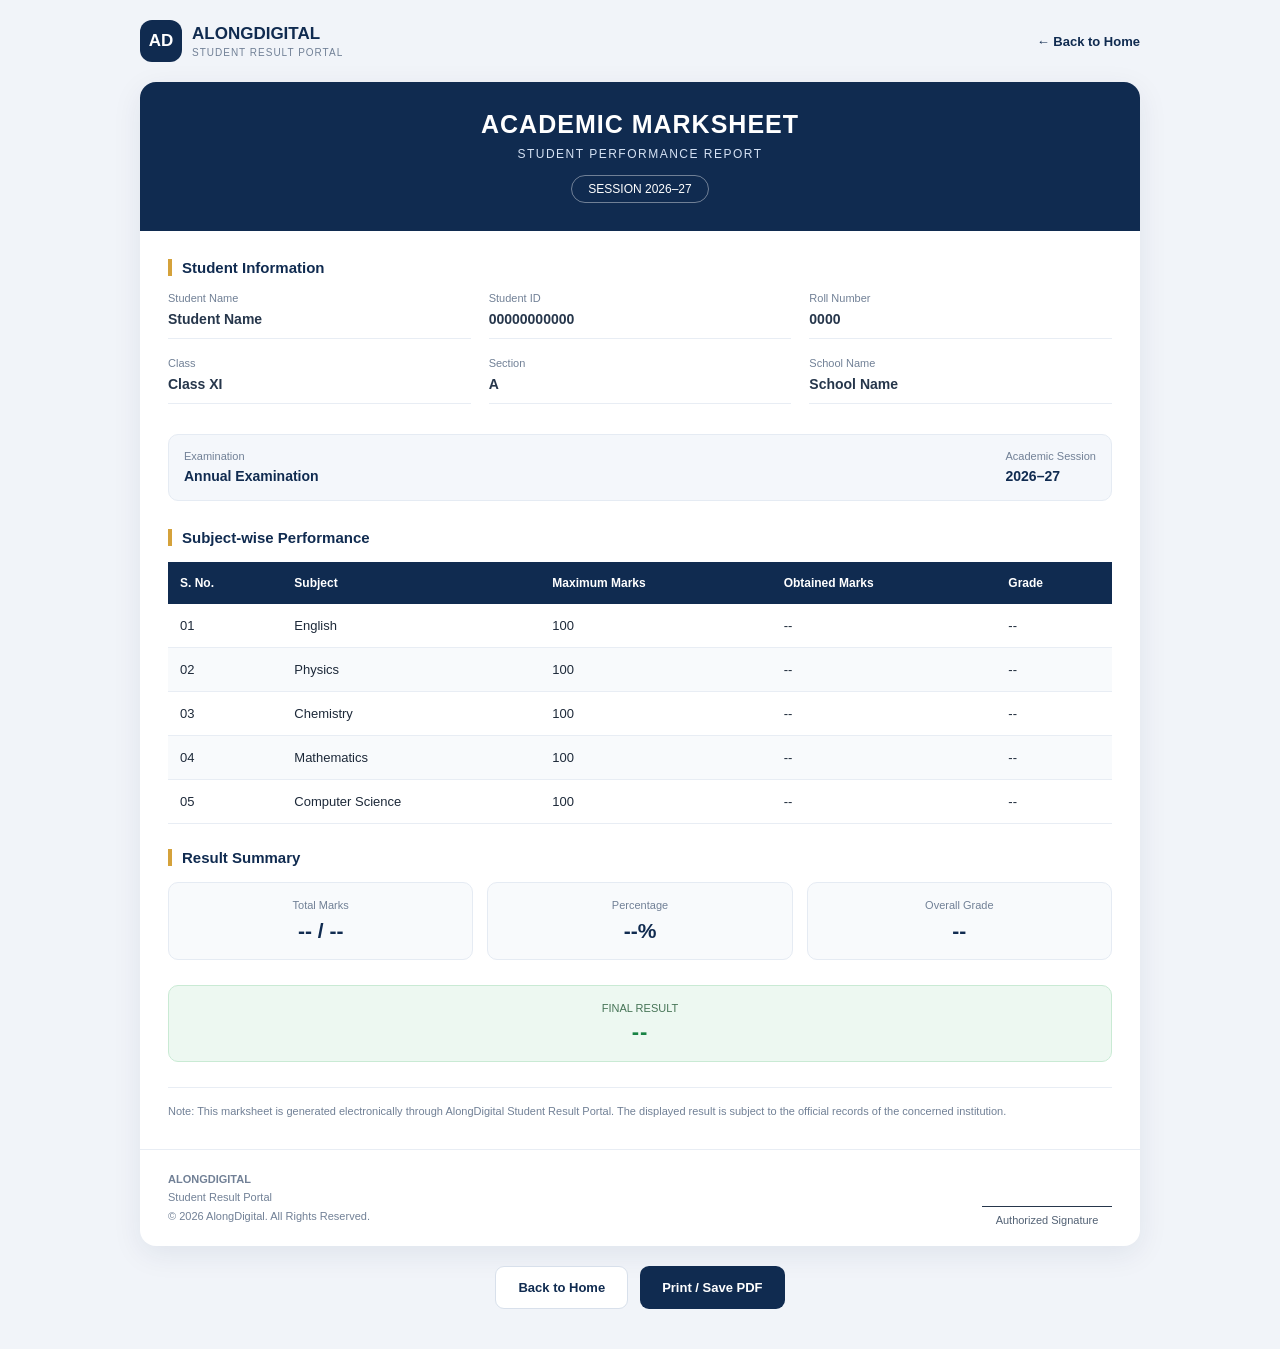
<file: result.html>
<!DOCTYPE html>
<html lang="en">
<head>
  <meta charset="UTF-8">
  <meta name="viewport" content="width=device-width, initial-scale=1.0">
  <meta name="theme-color" content="#102b50">
  <title>Student Marksheet | AlongDigital</title>

  <style>
    * {
      margin: 0;
      padding: 0;
      box-sizing: border-box;
    }

    body {
      font-family: Arial, Helvetica, sans-serif;
      background: #f1f4f9;
      color: #1d2939;
      padding: 20px;
    }

    .topbar {
      max-width: 1000px;
      margin: 0 auto 20px;
      display: flex;
      align-items: center;
      justify-content: space-between;
      gap: 12px;
    }

    .brand {
      display: flex;
      align-items: center;
      gap: 10px;
    }

    .logo {
      width: 42px;
      height: 42px;
      border-radius: 12px;
      background: #102b50;
      color: white;
      display: grid;
      place-items: center;
      font-weight: bold;
      font-size: 17px;
    }

    .brand h2 {
      color: #102b50;
      font-size: 17px;
    }

    .brand p {
      font-size: 10px;
      color: #718096;
      letter-spacing: 1px;
      margin-top: 3px;
    }

    .back-btn {
      text-decoration: none;
      color: #102b50;
      font-size: 13px;
      font-weight: bold;
    }

    .marksheet {
      max-width: 1000px;
      margin: auto;
      background: white;
      border-radius: 16px;
      overflow: hidden;
      box-shadow: 0 8px 30px rgba(16, 43, 80, 0.08);
    }

    .sheet-header {
      background: #102b50;
      color: white;
      padding: 28px 20px;
      text-align: center;
      position: relative;
    }

    .sheet-header h1 {
      font-size: 25px;
      letter-spacing: 1px;
    }

    .sheet-header p {
      font-size: 12px;
      color: #d5e2f4;
      margin-top: 8px;
      letter-spacing: 1.5px;
    }

    .session {
      display: inline-block;
      margin-top: 14px;
      padding: 6px 16px;
      border: 1px solid rgba(255,255,255,0.4);
      border-radius: 30px;
      font-size: 12px;
    }

    .sheet-body {
      padding: 28px;
    }

    .section-title {
      color: #102b50;
      font-size: 15px;
      margin-bottom: 16px;
      padding-left: 10px;
      border-left: 4px solid #d5a23b;
    }

    .student-info {
      display: grid;
      grid-template-columns: 1fr 1fr 1fr;
      gap: 18px;
      margin-bottom: 30px;
    }

    .info-item {
      border-bottom: 1px solid #e8edf4;
      padding-bottom: 10px;
      min-width: 0;
    }

    .info-item span {
      display: block;
      font-size: 11px;
      color: #718096;
      margin-bottom: 6px;
    }

    .info-item strong {
      font-size: 14px;
      color: #26364b;
      overflow-wrap: anywhere;
    }

    .exam-box {
      display: flex;
      justify-content: space-between;
      align-items: center;
      gap: 15px;
      background: #f4f7fb;
      border: 1px solid #e5ebf3;
      border-radius: 10px;
      padding: 15px;
      margin-bottom: 28px;
    }

    .exam-box span {
      font-size: 11px;
      color: #718096;
      display: block;
      margin-bottom: 5px;
    }

    .exam-box strong {
      font-size: 14px;
      color: #102b50;
    }

    .table-wrap {
      width: 100%;
      overflow-x: auto;
      margin-bottom: 25px;
    }

    table {
      width: 100%;
      border-collapse: collapse;
      min-width: 500px;
    }

    th {
      background: #102b50;
      color: white;
      font-size: 12px;
      font-weight: 600;
      padding: 14px 12px;
      text-align: left;
    }

    td {
      padding: 14px 12px;
      border-bottom: 1px solid #e8edf4;
      font-size: 13px;
    }

    tbody tr:nth-child(even) {
      background: #f8fafc;
    }

    .summary {
      display: grid;
      grid-template-columns: repeat(3, 1fr);
      gap: 14px;
      margin-bottom: 25px;
    }

    .summary-card {
      border: 1px solid #e5ebf3;
      background: #f8fafc;
      border-radius: 10px;
      padding: 16px;
      text-align: center;
    }

    .summary-card span {
      color: #718096;
      font-size: 11px;
      display: block;
      margin-bottom: 8px;
    }

    .summary-card strong {
      font-size: 21px;
      color: #102b50;
    }

    .result-status {
      border-radius: 10px;
      background: #edf8f1;
      border: 1px solid #c9ead4;
      padding: 16px;
      text-align: center;
      margin-bottom: 25px;
    }

    .result-status span {
      color: #467456;
      font-size: 11px;
      display: block;
      margin-bottom: 5px;
    }

    .result-status strong {
      color: #188344;
      font-size: 22px;
      letter-spacing: 1px;
    }

    .note {
      font-size: 11px;
      color: #718096;
      line-height: 1.6;
      border-top: 1px solid #e8edf4;
      padding-top: 15px;
    }

    .sheet-footer {
      border-top: 1px solid #e8edf4;
      padding: 20px 28px;
      display: flex;
      justify-content: space-between;
      align-items: end;
      gap: 20px;
    }

    .footer-text {
      font-size: 11px;
      color: #718096;
      line-height: 1.7;
    }

    .signature {
      text-align: center;
      min-width: 130px;
    }

    .signature-line {
      border-top: 1px solid #26364b;
      padding-top: 7px;
      font-size: 11px;
      color: #526174;
    }

    .actions {
      max-width: 1000px;
      margin: 20px auto;
      display: flex;
      justify-content: center;
      gap: 12px;
    }

    .action-btn {
      border: none;
      border-radius: 9px;
      padding: 13px 22px;
      font-size: 13px;
      font-weight: bold;
      cursor: pointer;
    }

    .print-btn {
      background: #102b50;
      color: white;
    }

    .home-btn {
      background: white;
      color: #102b50;
      border: 1px solid #d8e0eb;
      text-decoration: none;
      display: inline-flex;
      align-items: center;
    }

    @media (max-width: 650px) {
      body {
        padding: 10px;
      }

      .sheet-header {
        padding: 24px 12px;
      }

      .sheet-header h1 {
        font-size: 20px;
      }

      .sheet-body {
        padding: 18px 14px;
      }

      .student-info {
        grid-template-columns: 1fr 1fr;
        gap: 15px;
      }

      .summary {
        grid-template-columns: 1fr 1fr;
      }

      .summary-card:last-child {
        grid-column: span 2;
      }

      .exam-box {
        align-items: flex-start;
        flex-direction: column;
      }

      .sheet-footer {
        padding: 18px 14px;
      }
    }

    @media (max-width: 380px) {
      .student-info {
        grid-template-columns: 1fr;
      }

      .summary {
        grid-template-columns: 1fr;
      }

      .summary-card:last-child {
        grid-column: auto;
      }

      .actions {
        flex-direction: column;
      }

      .action-btn {
        width: 100%;
        justify-content: center;
      }
    }

    @media print {
      @page {
        size: A4;
        margin: 12mm;
      }

      body {
        background: white;
        padding: 0;
      }

      .topbar,
      .actions {
        display: none !important;
      }

      .marksheet {
        box-shadow: none;
        border: 1px solid #dce2ea;
        border-radius: 0;
        max-width: 100%;
      }

      .sheet-header,
      th {
        print-color-adjust: exact;
        -webkit-print-color-adjust: exact;
      }

      .sheet-body {
        padding: 20px;
      }
    }
  </style>
</head>

<body>

  <header class="topbar">
    <div class="brand">
      <div class="logo">AD</div>
      <div>
        <h2>ALONGDIGITAL</h2>
        <p>STUDENT RESULT PORTAL</p>
      </div>
    </div>

    <a href="index.html" class="back-btn">← Back to Home</a>
  </header>

  <main class="marksheet">

    <section class="sheet-header">
      <h1>ACADEMIC MARKSHEET</h1>
      <p>STUDENT PERFORMANCE REPORT</p>
      <div class="session">SESSION 2026–27</div>
    </section>

    <section class="sheet-body">

      <h3 class="section-title">Student Information</h3>

      <div class="student-info">

        <div class="info-item">
          <span>Student Name</span>
          <strong id="studentName">Student Name</strong>
        </div>

        <div class="info-item">
          <span>Student ID</span>
          <strong id="studentId">00000000000</strong>
        </div>

        <div class="info-item">
          <span>Roll Number</span>
          <strong id="rollNumber">0000</strong>
        </div>

        <div class="info-item">
          <span>Class</span>
          <strong id="studentClass">Class XI</strong>
        </div>

        <div class="info-item">
          <span>Section</span>
          <strong id="studentSection">A</strong>
        </div>

        <div class="info-item">
          <span>School Name</span>
          <strong id="schoolName">School Name</strong>
        </div>

      </div>

      <div class="exam-box">
        <div>
          <span>Examination</span>
          <strong id="examName">Annual Examination</strong>
        </div>

        <div>
          <span>Academic Session</span>
          <strong id="examSession">2026–27</strong>
        </div>
      </div>

      <h3 class="section-title">Subject-wise Performance</h3>

      <div class="table-wrap">
        <table>
          <thead>
            <tr>
              <th>S. No.</th>
              <th>Subject</th>
              <th>Maximum Marks</th>
              <th>Obtained Marks</th>
              <th>Grade</th>
            </tr>
          </thead>

          <tbody id="marksTableBody">
            <tr>
              <td>01</td>
              <td>English</td>
              <td>100</td>
              <td>--</td>
              <td>--</td>
            </tr>
            <tr>
              <td>02</td>
              <td>Physics</td>
              <td>100</td>
              <td>--</td>
              <td>--</td>
            </tr>
            <tr>
              <td>03</td>
              <td>Chemistry</td>
              <td>100</td>
              <td>--</td>
              <td>--</td>
            </tr>
            <tr>
              <td>04</td>
              <td>Mathematics</td>
              <td>100</td>
              <td>--</td>
              <td>--</td>
            </tr>
            <tr>
              <td>05</td>
              <td>Computer Science</td>
              <td>100</td>
              <td>--</td>
              <td>--</td>
            </tr>
          </tbody>
        </table>
      </div>

      <h3 class="section-title">Result Summary</h3>

      <div class="summary">

        <div class="summary-card">
          <span>Total Marks</span>
          <strong id="totalMarks">-- / --</strong>
        </div>

        <div class="summary-card">
          <span>Percentage</span>
          <strong id="percentage">--%</strong>
        </div>

        <div class="summary-card">
          <span>Overall Grade</span>
          <strong id="overallGrade">--</strong>
        </div>

      </div>

      <div class="result-status">
        <span>FINAL RESULT</span>
        <strong id="resultStatus">--</strong>
      </div>

      <p class="note">
        Note: This marksheet is generated electronically through AlongDigital
        Student Result Portal. The displayed result is subject to the official
        records of the concerned institution.
      </p>

    </section>

    <footer class="sheet-footer">
      <div class="footer-text">
        <strong>ALONGDIGITAL</strong><br>
        Student Result Portal<br>
        © 2026 AlongDigital. All Rights Reserved.
      </div>

      <div class="signature">
        <div class="signature-line">
          Authorized Signature
        </div>
      </div>
    </footer>

  </main>

  <div class="actions">
    <a href="index.html" class="action-btn home-btn">Back to Home</a>
    <button class="action-btn print-btn" onclick="window.print()">
      Print / Save PDF
    </button>
  </div>

</body>
</html>
</file>
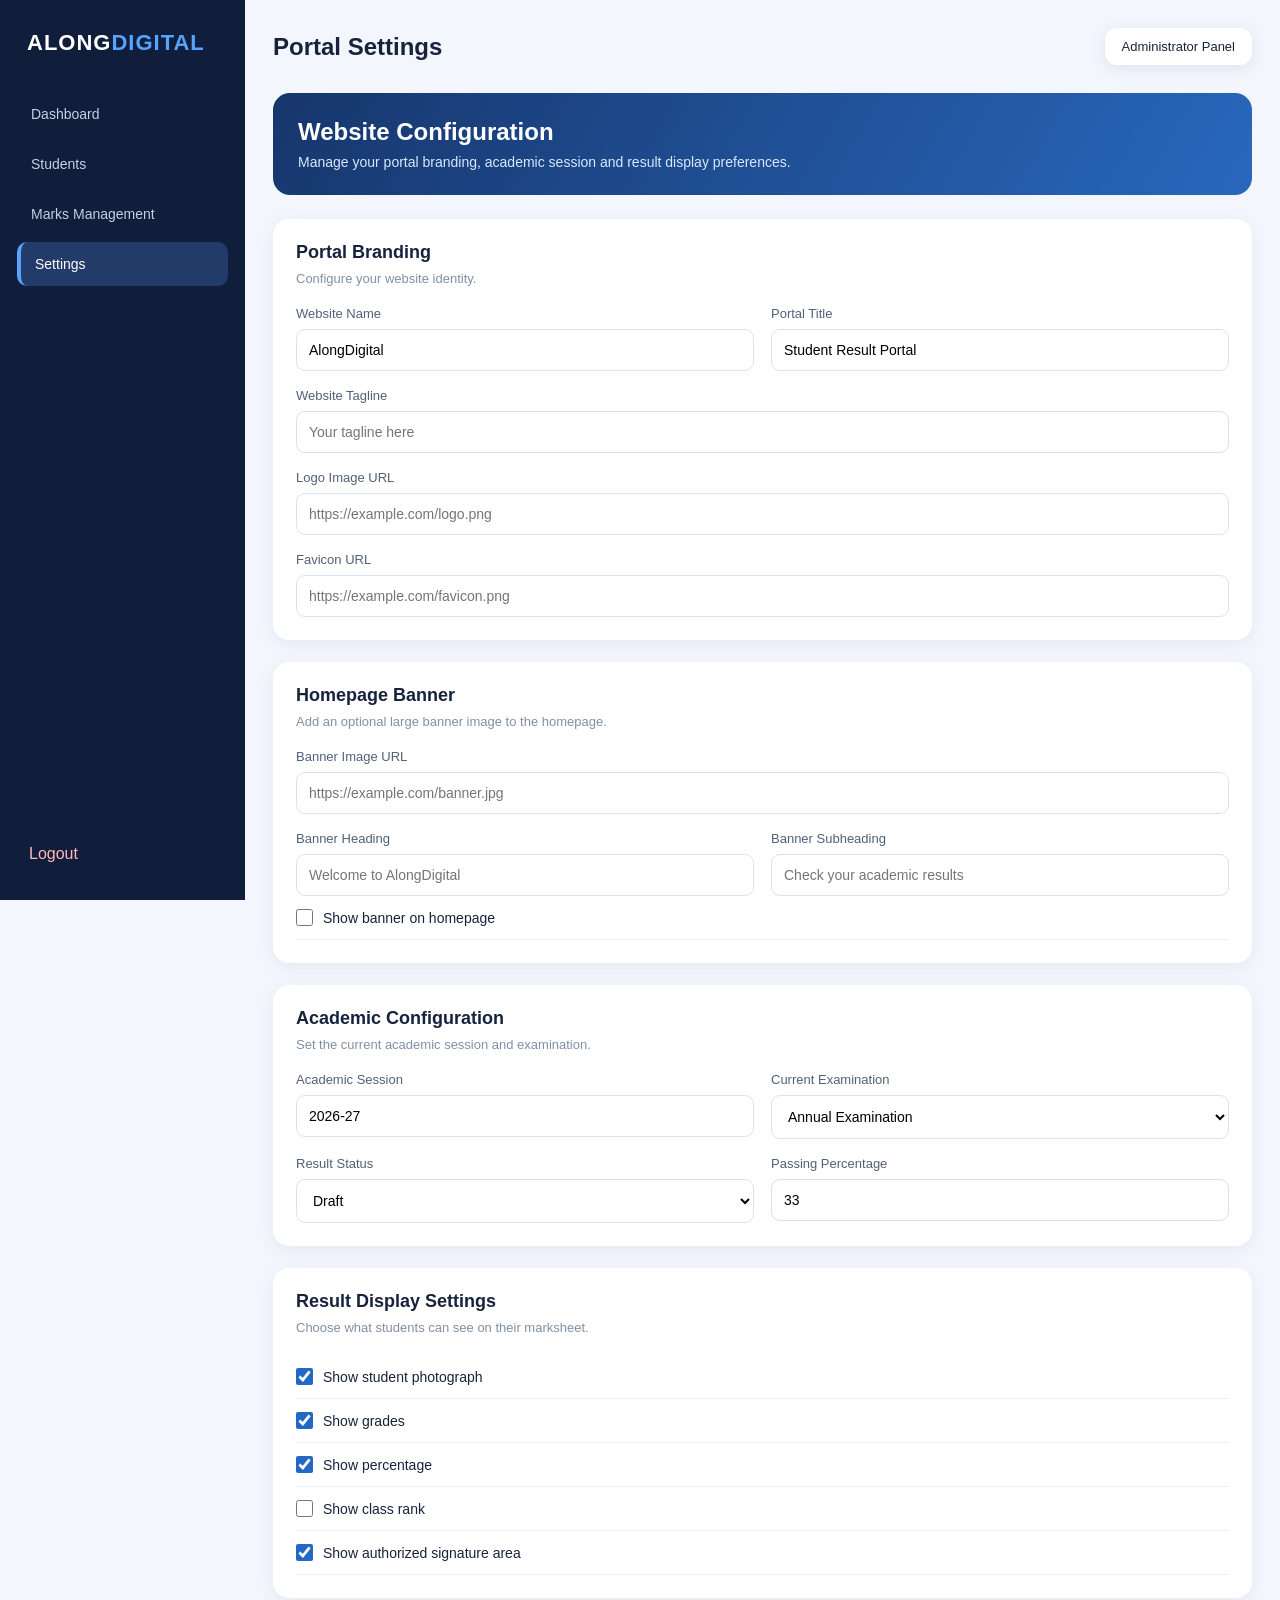
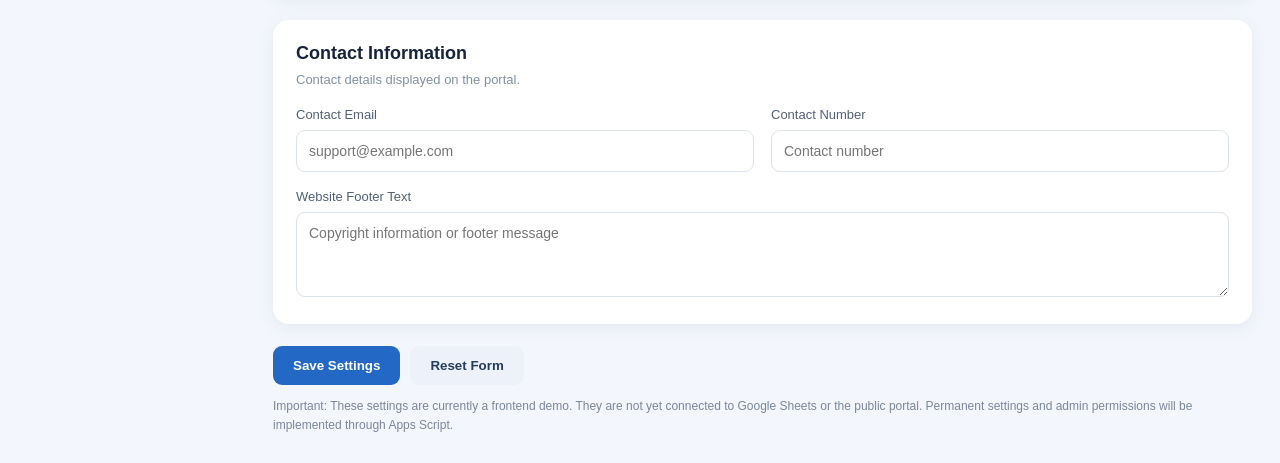
<file: settings.html>
<!DOCTYPE html>
<html lang="en">
<head>
<meta charset="UTF-8">
<meta name="viewport" content="width=device-width, initial-scale=1.0">
<title>Settings | AlongDigital</title>

<style>
*{
  margin:0;
  padding:0;
  box-sizing:border-box;
  font-family:Arial,sans-serif;
}

body{
  background:#f3f6fc;
  color:#17233c;
}

.sidebar{
  width:245px;
  height:100vh;
  position:fixed;
  top:0;
  left:0;
  background:#101d3b;
  color:white;
  padding:25px 17px;
}

.brand{
  font-size:22px;
  font-weight:800;
  padding:5px 10px 30px;
  letter-spacing:1px;
}

.brand span{color:#55a4ff;}

.menu a{
  display:block;
  color:#c5d0e5;
  text-decoration:none;
  padding:14px;
  border-radius:10px;
  margin:6px 0;
  font-size:14px;
}

.menu a:hover,
.menu a.active{
  background:#233b68;
  color:white;
}

.menu a.active{
  border-left:4px solid #55a4ff;
}

.logout{
  position:absolute;
  bottom:25px;
  left:17px;
  right:17px;
}

.main{
  margin-left:245px;
  padding:28px;
}

.topbar{
  display:flex;
  justify-content:space-between;
  align-items:center;
  gap:15px;
  margin-bottom:28px;
}

.topbar h2{font-size:24px;}

.admin{
  background:white;
  padding:11px 17px;
  border-radius:12px;
  font-size:13px;
  box-shadow:0 3px 15px #dce3ef;
}

.welcome{
  background:linear-gradient(120deg,#17366c,#2868bd);
  color:white;
  padding:25px;
  border-radius:17px;
  margin-bottom:24px;
}

.welcome h2{margin-bottom:8px;}
.welcome p{color:#d8e8ff;font-size:14px;}

.panel{
  background:white;
  border-radius:16px;
  padding:23px;
  margin-bottom:22px;
  box-shadow:0 4px 15px #e3e9f3;
}

.panel h3{
  font-size:18px;
  margin-bottom:8px;
}

.description{
  color:#8190a5;
  font-size:13px;
  margin-bottom:20px;
}

.grid{
  display:grid;
  grid-template-columns:repeat(2,1fr);
  gap:17px;
}

.field label{
  display:block;
  font-size:13px;
  color:#526078;
  margin-bottom:8px;
}

.field input,
.field select,
.field textarea{
  width:100%;
  padding:12px;
  border:1px solid #dce3ee;
  border-radius:9px;
  outline:none;
  font-size:14px;
  background:white;
}

.field textarea{
  min-height:85px;
  resize:vertical;
}

.field input:focus,
.field select:focus,
.field textarea:focus{
  border-color:#347de0;
}

.full{grid-column:1/-1;}

.check-row{
  display:flex;
  align-items:center;
  gap:10px;
  padding:13px 0;
  border-bottom:1px solid #edf0f5;
  font-size:14px;
}

.check-row input{
  width:17px;
  height:17px;
  accent-color:#2468c5;
}

.actions{
  display:flex;
  gap:10px;
  flex-wrap:wrap;
  margin-top:20px;
}

button{
  border:0;
  padding:12px 20px;
  border-radius:9px;
  cursor:pointer;
  font-weight:600;
}

.primary{
  background:#2468c5;
  color:white;
}

.secondary{
  background:#edf2fa;
  color:#263b5d;
}

.preview{
  width:100%;
  max-height:180px;
  object-fit:contain;
  border:1px dashed #cbd5e4;
  border-radius:10px;
  margin-top:12px;
  display:none;
}

.note{
  font-size:12px;
  color:#7b879b;
  margin-top:12px;
  line-height:1.6;
}

.status{
  display:none;
  padding:13px;
  background:#e9f8ef;
  color:#187844;
  border-radius:9px;
  font-size:13px;
  margin-top:15px;
}

@media(max-width:850px){
  .sidebar{
    width:100%;
    height:auto;
    position:relative;
    padding:15px;
  }

  .brand{padding:5px 8px 15px;}

  .menu{
    display:flex;
    overflow-x:auto;
    gap:5px;
  }

  .menu a{
    white-space:nowrap;
    padding:10px;
    margin:0;
  }

  .logout{
    position:static;
    margin-top:10px;
  }

  .main{
    margin-left:0;
    padding:17px;
  }
}

@media(max-width:550px){
  .grid{grid-template-columns:1fr;}
  .topbar{
    align-items:flex-start;
    flex-direction:column;
  }
  .panel{padding:17px;}
}
</style>
</head>

<body>

<aside class="sidebar">
  <div class="brand">ALONG<span>DIGITAL</span></div>

  <nav class="menu">
    <a href="dashboard.html">Dashboard</a>
    <a href="students.html">Students</a>
    <a href="marks.html">Marks Management</a>
    <a href="settings.html" class="active">Settings</a>
  </nav>

  <div class="logout">
    <a href="../adminlogin.html"
       style="color:#ffbaba;text-decoration:none;padding:12px;display:block;">
      Logout
    </a>
  </div>
</aside>

<main class="main">

  <header class="topbar">
    <h2>Portal Settings</h2>
    <div class="admin">Administrator Panel</div>
  </header>

  <section class="welcome">
    <h2>Website Configuration</h2>
    <p>Manage your portal branding, academic session and result display preferences.</p>
  </section>

  <form id="settingsForm">

    <!-- BRANDING -->
    <section class="panel">
      <h3>Portal Branding</h3>
      <p class="description">Configure your website identity.</p>

      <div class="grid">
        <div class="field">
          <label>Website Name</label>
          <input id="siteName" type="text"
          value="AlongDigital" required>
        </div>

        <div class="field">
          <label>Portal Title</label>
          <input id="portalTitle" type="text"
          value="Student Result Portal" required>
        </div>

        <div class="field full">
          <label>Website Tagline</label>
          <input id="tagline" type="text"
          placeholder="Your tagline here">
        </div>

        <div class="field full">
          <label>Logo Image URL</label>
          <input id="logoUrl" type="url"
          placeholder="https://example.com/logo.png">
          <img id="logoPreview" class="preview" alt="Logo preview">
        </div>

        <div class="field full">
          <label>Favicon URL</label>
          <input id="faviconUrl" type="url"
          placeholder="https://example.com/favicon.png">
        </div>
      </div>
    </section>

    <!-- BANNER -->
    <section class="panel">
      <h3>Homepage Banner</h3>
      <p class="description">Add an optional large banner image to the homepage.</p>

      <div class="grid">
        <div class="field full">
          <label>Banner Image URL</label>
          <input id="bannerUrl" type="url"
          placeholder="https://example.com/banner.jpg">
          <img id="bannerPreview" class="preview" alt="Banner preview">
        </div>

        <div class="field">
          <label>Banner Heading</label>
          <input id="bannerHeading" type="text"
          placeholder="Welcome to AlongDigital">
        </div>

        <div class="field">
          <label>Banner Subheading</label>
          <input id="bannerSubheading" type="text"
          placeholder="Check your academic results">
        </div>
      </div>

      <div class="check-row">
        <input id="showBanner" type="checkbox">
        <label for="showBanner">Show banner on homepage</label>
      </div>
    </section>

    <!-- ACADEMIC -->
    <section class="panel">
      <h3>Academic Configuration</h3>
      <p class="description">Set the current academic session and examination.</p>

      <div class="grid">
        <div class="field">
          <label>Academic Session</label>
          <input id="session" type="text"
          value="2026-27" placeholder="2026-27">
        </div>

        <div class="field">
          <label>Current Examination</label>
          <select id="currentExam">
            <option>Unit Test</option>
            <option>Half Yearly</option>
            <option selected>Annual Examination</option>
            <option>Practical</option>
          </select>
        </div>

        <div class="field">
          <label>Result Status</label>
          <select id="resultStatus">
            <option value="draft">Draft</option>
            <option value="published">Published</option>
            <option value="hidden">Hidden</option>
          </select>
        </div>

        <div class="field">
          <label>Passing Percentage</label>
          <input id="passingPercent" type="number"
          min="0" max="100" value="33">
        </div>
      </div>
    </section>

    <!-- RESULT DISPLAY -->
    <section class="panel">
      <h3>Result Display Settings</h3>
      <p class="description">Choose what students can see on their marksheet.</p>

      <div class="check-row">
        <input id="showPhoto" type="checkbox" checked>
        <label for="showPhoto">Show student photograph</label>
      </div>

      <div class="check-row">
        <input id="showGrade" type="checkbox" checked>
        <label for="showGrade">Show grades</label>
      </div>

      <div class="check-row">
        <input id="showPercentage" type="checkbox" checked>
        <label for="showPercentage">Show percentage</label>
      </div>

      <div class="check-row">
        <input id="showRank" type="checkbox">
        <label for="showRank">Show class rank</label>
      </div>

      <div class="check-row">
        <input id="showSignature" type="checkbox" checked>
        <label for="showSignature">Show authorized signature area</label>
      </div>
    </section>

    <!-- CONTACT -->
    <section class="panel">
      <h3>Contact Information</h3>
      <p class="description">Contact details displayed on the portal.</p>

      <div class="grid">
        <div class="field">
          <label>Contact Email</label>
          <input id="contactEmail" type="email"
          placeholder="support@example.com">
        </div>

        <div class="field">
          <label>Contact Number</label>
          <input id="contactNumber" type="tel"
          placeholder="Contact number">
        </div>

        <div class="field full">
          <label>Website Footer Text</label>
          <textarea id="footerText"
          placeholder="Copyright information or footer message"></textarea>
        </div>
      </div>
    </section>

    <div class="actions">
      <button type="submit" class="primary">Save Settings</button>
      <button type="reset" class="secondary">Reset Form</button>
    </div>

    <div class="status" id="statusMessage">
      Settings saved in this browser demo.
    </div>

  </form>

  <p class="note">
    Important: These settings are currently a frontend demo.
    They are not yet connected to Google Sheets or the public portal.
    Permanent settings and admin permissions will be implemented through Apps Script.
  </p>

</main>

<script>
const form = document.getElementById("settingsForm");
const statusMessage = document.getElementById("statusMessage");

function setupPreview(inputId, imageId){
  const input = document.getElementById(inputId);
  const image = document.getElementById(imageId);

  input.addEventListener("input",()=>{
    const url = input.value.trim();

    if(url){
      image.src = url;
      image.style.display = "block";
      image.onerror = ()=>{
        image.style.display = "none";
      };
    }else{
      image.style.display = "none";
    }
  });
}

setupPreview("logoUrl","logoPreview");
setupPreview("bannerUrl","bannerPreview");

form.addEventListener("submit",function(e){
  e.preventDefault();

  const settings = {
    siteName:siteName.value,
    portalTitle:portalTitle.value,
    tagline:tagline.value,
    logoUrl:logoUrl.value,
    faviconUrl:faviconUrl.value,
    bannerUrl:bannerUrl.value,
    bannerHeading:bannerHeading.value,
    bannerSubheading:bannerSubheading.value,
    showBanner:showBanner.checked,
    session:session.value,
    currentExam:currentExam.value,
    resultStatus:resultStatus.value,
    passingPercent:passingPercent.value,
    showPhoto:showPhoto.checked,
    showGrade:showGrade.checked,
    showPercentage:showPercentage.checked,
    showRank:showRank.checked,
    showSignature:showSignature.checked,
    contactEmail:contactEmail.value,
    contactNumber:contactNumber.value,
    footerText:footerText.value
  };

  try{
    localStorage.setItem("alongDigitalSettings",JSON.stringify(settings));
    statusMessage.style.display = "block";
    statusMessage.textContent = "Settings saved in this browser demo.";
  }catch(error){
    alert("Could not save settings in this browser.");
  }
});

form.addEventListener("reset",()=>{
  statusMessage.style.display = "none";
  setTimeout(()=>{
    document.getElementById("logoPreview").style.display = "none";
    document.getElementById("bannerPreview").style.display = "none";
  },0);
});
</script>

</body>
</html>
</file>
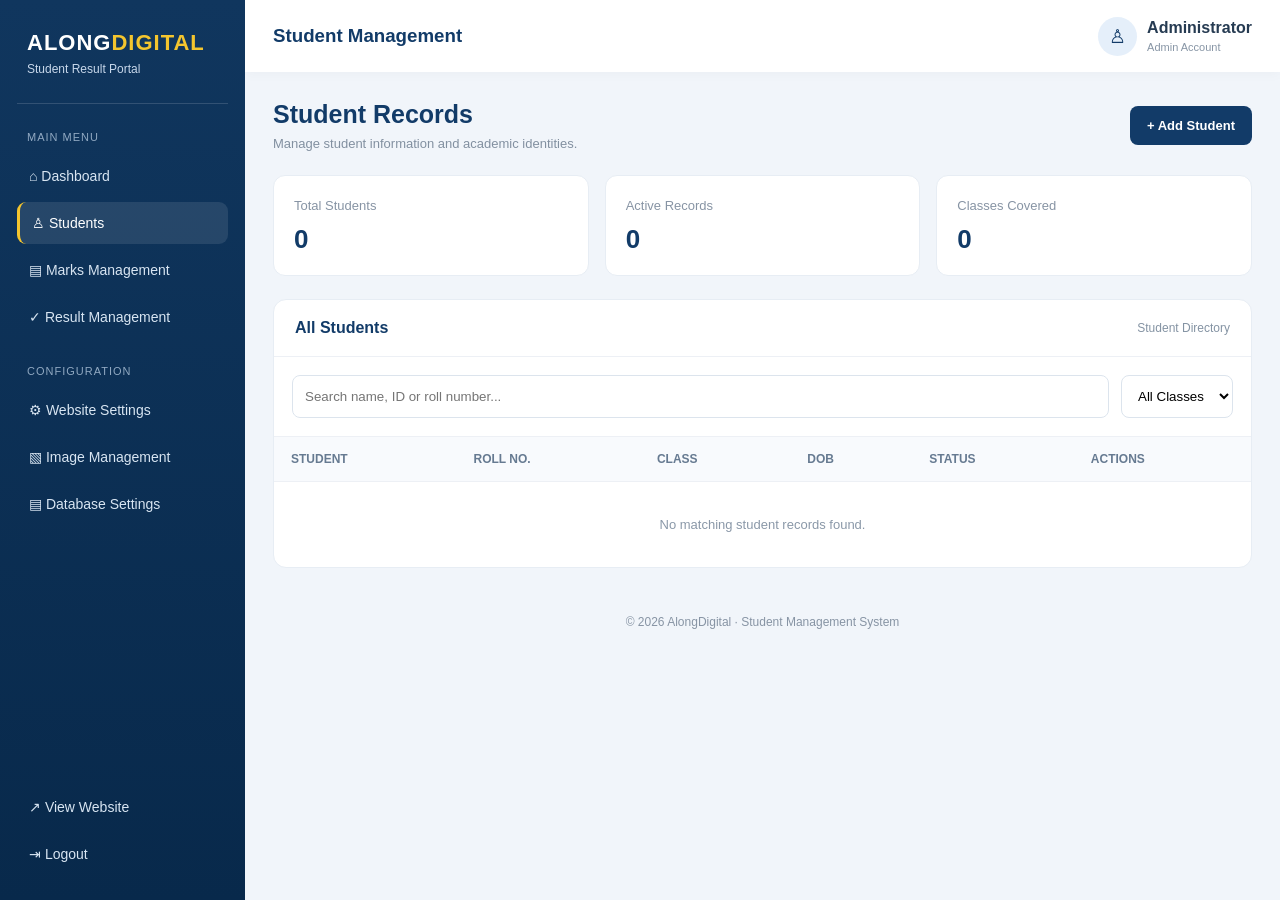
<file: students.html>
<!DOCTYPE html>
<html lang="en">
<head>
<meta charset="UTF-8">
<meta name="viewport" content="width=device-width, initial-scale=1.0">
<meta name="theme-color" content="#123b68">
<title>Student Management | AlongDigital</title>

<style>
*{margin:0;padding:0;box-sizing:border-box;font-family:Arial,sans-serif}

:root{
--navy:#123b68;
--blue:#1765a5;
--gold:#f4c52e;
--bg:#f1f5fa;
}

body{background:var(--bg);color:#263b52}

.sidebar{
position:fixed;top:0;left:0;width:245px;height:100vh;
background:linear-gradient(180deg,#10365e,#08294b);
padding:25px 17px;color:white;z-index:100;
transition:.3s
}

.brand{padding:5px 10px 27px;border-bottom:1px solid #ffffff25}
.brand h2{font-size:22px;letter-spacing:1px}
.brand span{color:var(--gold)}
.brand p{font-size:12px;color:#c8d8eb;margin-top:6px}

.menu-title{font-size:11px;color:#91a9c2;margin:27px 10px 12px;letter-spacing:1px}

.nav-link{
display:flex;align-items:center;gap:12px;
padding:13px 12px;margin:5px 0;border-radius:9px;
color:#d8e5f2;text-decoration:none;font-size:14px
}
.nav-link:hover,.nav-link.active{background:#ffffff19;color:white}
.nav-link.active{border-left:3px solid var(--gold)}

.main{margin-left:245px;min-height:100vh}

.topbar{
height:72px;background:white;display:flex;align-items:center;
justify-content:space-between;padding:0 28px;
box-shadow:0 2px 12px #00000008
}

.topbar h3{color:var(--navy)}
.profile{display:flex;align-items:center;gap:10px}
.avatar{
width:39px;height:39px;border-radius:50%;
background:#e5effa;color:var(--navy);
display:grid;place-items:center;font-size:19px
}
.profile small{display:block;color:#8795a5;font-size:11px;margin-top:4px}

.menu-toggle{display:none;background:none;border:0;font-size:25px;color:var(--navy)}

.content{padding:28px;max-width:1500px;margin:auto}

.heading{
display:flex;justify-content:space-between;
align-items:center;gap:15px;margin-bottom:24px
}
.heading h1{font-size:25px;color:var(--navy);margin-bottom:7px}
.heading p{font-size:13px;color:#8290a0}

.btn{
border:0;border-radius:8px;padding:12px 17px;
font-size:13px;font-weight:bold;cursor:pointer
}
.primary{background:var(--navy);color:white}
.secondary{background:#e8f0fa;color:var(--navy)}
.danger{background:#fff0f0;color:#c03939}

.stats{
display:grid;grid-template-columns:repeat(3,1fr);
gap:16px;margin-bottom:23px
}
.stat{
background:white;border:1px solid #e7edf4;
border-radius:12px;padding:20px
}
.stat span{font-size:13px;color:#8794a4}
.stat h2{font-size:26px;color:var(--navy);margin-top:10px}

.panel{
background:white;border:1px solid #e7edf4;
border-radius:13px;margin-bottom:22px;overflow:hidden
}
.panel-head{
padding:19px 21px;border-bottom:1px solid #edf0f5;
display:flex;justify-content:space-between;align-items:center
}
.panel-head h3{font-size:16px;color:var(--navy)}

.form-grid{
padding:23px;display:grid;
grid-template-columns:repeat(2,1fr);gap:17px
}
.field label{
display:block;font-size:13px;font-weight:bold;
color:#40546b;margin-bottom:8px
}
.field input,.field select{
width:100%;padding:13px;border:1px solid #dce4ed;
border-radius:8px;background:#fbfdff;
outline:none;font-size:14px
}
.field input:focus,.field select:focus{border-color:var(--blue)}

.full{grid-column:1/-1}

.form-actions{
padding:0 23px 23px;display:flex;gap:10px;justify-content:flex-end
}

.toolbar{
padding:18px;display:flex;gap:12px;flex-wrap:wrap
}
.toolbar input,.toolbar select{
padding:12px;border:1px solid #dce4ed;
border-radius:8px;background:white;outline:none
}
.toolbar input{flex:1;min-width:180px}

.table-wrap{overflow-x:auto}
table{width:100%;border-collapse:collapse;min-width:700px}
th,td{padding:15px 17px;text-align:left;border-top:1px solid #edf0f5;font-size:13px}
th{background:#f8fafd;color:#667a91;font-size:12px}
td{color:#40546b}

.student-name{font-weight:bold;color:#193d63}
.student-id{font-size:11px;color:#8493a3;margin-top:5px}

.status{
padding:6px 10px;border-radius:20px;
font-size:11px;background:#e8f7ee;color:#16834a
}

.actions{display:flex;gap:7px}
.small-btn{padding:7px 10px;border:0;border-radius:6px;cursor:pointer;font-size:12px}

.empty{text-align:center;padding:35px;color:#8a98a8;font-size:13px}

.overlay{
position:fixed;inset:0;background:#0007;
display:none;align-items:center;justify-content:center;
padding:15px;z-index:200
}
.overlay.show{display:flex}
.modal{
background:white;width:100%;max-width:500px;
padding:25px;border-radius:15px
}
.modal h3{color:var(--navy);margin-bottom:15px}
.modal p{color:#718096;font-size:14px;line-height:1.6}
.modal-actions{display:flex;justify-content:flex-end;gap:10px;margin-top:22px}

footer{text-align:center;padding:25px;color:#8794a4;font-size:12px}

@media(max-width:1000px){
.stats{grid-template-columns:repeat(3,1fr)}
}
@media(max-width:700px){
.sidebar{transform:translateX(-100%)}
.sidebar.show{transform:translateX(0)}
.main{margin-left:0}
.menu-toggle{display:block}
.topbar{padding:0 15px}
.content{padding:20px 14px}
.heading{align-items:flex-start;flex-direction:column}
.stats{grid-template-columns:1fr 1fr}
.form-grid{grid-template-columns:1fr;padding:17px}
.full{grid-column:auto}
.form-actions{padding:0 17px 17px}
}
</style>
</head>

<body>

<aside class="sidebar" id="sidebar">
<div class="brand">
<h2>ALONG<span>DIGITAL</span></h2>
<p>Student Result Portal</p>
</div>

<div class="menu-title">MAIN MENU</div>
<a href="dashboard.html" class="nav-link">⌂ Dashboard</a>
<a href="students.html" class="nav-link active">♙ Students</a>
<a href="marks.html" class="nav-link">▤ Marks Management</a>
<a href="#" class="nav-link">✓ Result Management</a>

<div class="menu-title">CONFIGURATION</div>
<a href="settings.html" class="nav-link">⚙ Website Settings</a>
<a href="settings.html" class="nav-link">▧ Image Management</a>
<a href="settings.html" class="nav-link">▤ Database Settings</a>

<div style="position:absolute;bottom:20px;left:17px;right:17px">
<a href="../index.html" class="nav-link">↗ View Website</a>
<a href="../adminlogin.html" class="nav-link">⇥ Logout</a>
</div>
</aside>

<div class="main">

<header class="topbar">
<div style="display:flex;align-items:center;gap:14px">
<button class="menu-toggle" id="menuToggle">☰</button>
<h3>Student Management</h3>
</div>

<div class="profile">
<div class="avatar">♙</div>
<div>
<strong id="adminName">Administrator</strong>
<small>Admin Account</small>
</div>
</div>
</header>

<main class="content">

<section class="heading">
<div>
<h1>Student Records</h1>
<p>Manage student information and academic identities.</p>
</div>
<button class="btn primary" id="addBtn">+ Add Student</button>
</section>

<section class="stats">
<div class="stat">
<span>Total Students</span>
<h2 id="totalCount">000</h2>
</div>
<div class="stat">
<span>Active Records</span>
<h2 id="activeCount">000</h2>
</div>
<div class="stat">
<span>Classes Covered</span>
<h2 id="classCount">000</h2>
</div>
</section>

<section class="panel" id="formPanel" style="display:none">
<div class="panel-head">
<h3 id="formTitle">Add New Student</h3>
<button class="btn secondary" id="closeForm">✕</button>
</div>

<form id="studentForm">
<div class="form-grid">

<div class="field">
<label>Student Full Name *</label>
<input id="name" required placeholder="Enter student name">
</div>

<div class="field">
<label>Father's Name</label>
<input id="father" placeholder="Enter father's name">
</div>

<div class="field">
<label>Student ID (11 Digits) *</label>
<input id="studentId" required maxlength="11" inputmode="numeric" placeholder="12345678901">
</div>

<div class="field">
<label>Roll Number (4–5 Digits) *</label>
<input id="roll" required maxlength="5" inputmode="numeric" placeholder="0042">
</div>

<div class="field">
<label>Class *</label>
<select id="className" required>
<option value="">Select Class</option>
<option>III</option><option>IV</option><option>V</option>
<option>VI</option><option>VII</option><option>VIII</option>
<option>IX</option><option>X</option><option>XI</option>
<option>XII</option>
</select>
</div>

<div class="field">
<label>Section</label>
<select id="section">
<option value="">Select Section</option>
<option>A</option><option>B</option><option>C</option>
<option>D</option><option>E</option>
</select>
</div>

<div class="field">
<label>Date of Birth *</label>
<input type="date" id="dob" required>
</div>

<div class="field">
<label>Gender</label>
<select id="gender">
<option value="">Select Gender</option>
<option>Male</option><option>Female</option><option>Other</option>
</select>
</div>

<div class="field full">
<label>Student Photo URL (Optional)</label>
<input id="photo" type="url" placeholder="https://example.com/photo.jpg">
</div>

</div>

<div class="form-actions">
<button type="button" class="btn secondary" id="cancelBtn">Cancel</button>
<button type="submit" class="btn primary">Save Student</button>
</div>
</form>
</section>

<section class="panel">
<div class="panel-head">
<h3>All Students</h3>
<span style="font-size:12px;color:#8493a3">Student Directory</span>
</div>

<div class="toolbar">
<input type="search" id="search" placeholder="Search name, ID or roll number...">

<select id="filterClass">
<option value="">All Classes</option>
<option>III</option><option>IV</option><option>V</option>
<option>VI</option><option>VII</option><option>VIII</option>
<option>IX</option><option>X</option><option>XI</option>
<option>XII</option>
</select>
</div>

<div class="table-wrap">
<table>
<thead>
<tr>
<th>STUDENT</th>
<th>ROLL NO.</th>
<th>CLASS</th>
<th>DOB</th>
<th>STATUS</th>
<th>ACTIONS</th>
</tr>
</thead>
<tbody id="studentTable">
<tr><td colspan="6" class="empty">No student records available. Add a student to begin.</td></tr>
</tbody>
</table>
</div>
</section>

<footer>
© 2026 AlongDigital · Student Management System
</footer>

</main>
</div>

<div class="overlay" id="deleteModal">
<div class="modal">
<h3>Delete Student?</h3>
<p>Are you sure you want to delete this student record? This action cannot be undone.</p>
<div class="modal-actions">
<button class="btn secondary" id="keepBtn">Cancel</button>
<button class="btn danger" id="confirmDelete">Delete</button>
</div>
</div>
</div>

<script>
const sidebar=document.getElementById("sidebar");
document.getElementById("menuToggle").onclick=()=>sidebar.classList.toggle("show");

const formPanel=document.getElementById("formPanel");
const form=document.getElementById("studentForm");
const table=document.getElementById("studentTable");

let students=[];
let editId=null;
let deleteId=null;

function showForm(){
form.reset();
editId=null;
document.getElementById("formTitle").textContent="Add New Student";
document.getElementById("studentId").disabled=false;
formPanel.style.display="block";
formPanel.scrollIntoView({behavior:"smooth"});
}

function hideForm(){
formPanel.style.display="none";
form.reset();
editId=null;
}

document.getElementById("addBtn").onclick=showForm;
document.getElementById("closeForm").onclick=hideForm;
document.getElementById("cancelBtn").onclick=hideForm;

function escapeHTML(value){
return String(value).replace(/[&<>"']/g,char=>({
"&":"&amp;","<":"&lt;",">":"&gt;",
'"':"&quot;","'":"&#39;"
}[char]));
}

form.onsubmit=function(e){
e.preventDefault();

const data={
id:document.getElementById("studentId").value.trim(),
name:document.getElementById("name").value.trim(),
father:document.getElementById("father").value.trim(),
roll:document.getElementById("roll").value.trim(),
className:document.getElementById("className").value,
section:document.getElementById("section").value,
dob:document.getElementById("dob").value,
gender:document.getElementById("gender").value,
photo:document.getElementById("photo").value.trim()
};

if(!/^\d{11}$/.test(data.id)){
alert("Student ID must contain exactly 11 digits.");
return;
}

if(!/^\d{4,5}$/.test(data.roll)){
alert("Roll number must contain 4 or 5 digits.");
return;
}

if(!editId && students.some(s=>s.id===data.id)){
alert("Student ID already exists.");
return;
}

if(!editId && students.some(s=>s.roll===data.roll && s.className===data.className && s.section===data.section)){
alert("This roll number already exists in this class and section.");
return;
}

if(editId){
const index=students.findIndex(s=>s.id===editId);
students[index]=data;
}else{
students.push(data);
}

renderStudents();
hideForm();
};

function editStudent(id){
const s=students.find(x=>x.id===id);
if(!s)return;

editId=id;
document.getElementById("formTitle").textContent="Edit Student";
document.getElementById("studentId").disabled=true;

Object.keys(s).forEach(key=>{
const field=document.getElementById(
key==="className"?"className":key
);
if(field)field.value=s[key];
});

formPanel.style.display="block";
formPanel.scrollIntoView({behavior:"smooth"});
}

function askDelete(id){
deleteId=id;
document.getElementById("deleteModal").classList.add("show");
}

document.getElementById("keepBtn").onclick=()=>{
document.getElementById("deleteModal").classList.remove("show");
};

document.getElementById("confirmDelete").onclick=()=>{
students=students.filter(s=>s.id!==deleteId);
deleteId=null;
document.getElementById("deleteModal").classList.remove("show");
renderStudents();
};

function renderStudents(){
const query=document.getElementById("search").value.toLowerCase();
const cls=document.getElementById("filterClass").value;

const filtered=students.filter(s=>{
const match=[s.name,s.id,s.roll].some(v=>v.toLowerCase().includes(query));
return match&&(!cls||s.className===cls);
});

document.getElementById("totalCount").textContent=students.length;
document.getElementById("activeCount").textContent=students.length;
document.getElementById("classCount").textContent=new Set(students.map(s=>s.className)).size;

if(!filtered.length){
table.innerHTML='<tr><td colspan="6" class="empty">No matching student records found.</td></tr>';
return;
}

table.innerHTML=filtered.map(s=>`
<tr>
<td>
<div class="student-name">${escapeHTML(s.name)}</div>
<div class="student-id">${escapeHTML(s.id)}</div>
</td>
<td>${escapeHTML(s.roll)}</td>
<td>${escapeHTML(s.className)} ${escapeHTML(s.section)}</td>
<td>${escapeHTML(s.dob)}</td>
<td><span class="status">Active</span></td>
<td>
<div class="actions">
<button class="small-btn secondary" data-edit="${escapeHTML(s.id)}">Edit</button>
<button class="small-btn danger" data-delete="${escapeHTML(s.id)}">Delete</button>
</div>
</td>
</tr>
`).join("");
}

table.addEventListener("click",function(e){
const edit=e.target.closest("[data-edit]");
const del=e.target.closest("[data-delete]");
if(edit)editStudent(edit.dataset.edit);
if(del)askDelete(del.dataset.delete);
});

document.getElementById("search").oninput=renderStudents;
document.getElementById("filterClass").onchange=renderStudents;

renderStudents();
</script>

</body>
</html>
</file>
<file: about.css>
* {
    margin: 0;
    padding: 0;
    box-sizing: border-box;
}

body {
    font-family: 'Segoe UI', sans-serif;
    background: #080d20;
    color: #fff;
    overflow-x: hidden;
}

:root {
    --blue: #3987ff;
    --cyan: #00d9ff;
}

header {
    height: 75px;
    display: flex;
    align-items: center;
    justify-content: space-between;
    padding: 0 8%;
    border-bottom: 1px solid #ffffff15;
    background: #080d20;
}

.logo {
    font-size: 23px;
    font-weight: 800;
    letter-spacing: 1px;
}

.logo span {
    color: var(--blue);
}

nav a {
    color: #ccc;
    text-decoration: none;
    margin-left: 25px;
    font-size: 14px;
    transition: .3s;
}

nav a:hover {
    color: var(--cyan);
}

.hero {
    min-height: 420px;
    display: flex;
    flex-direction: column;
    justify-content: center;
    align-items: center;
    text-align: center;
    padding: 60px 20px;
    background:
    radial-gradient(circle at 50% 30%, #174cae55, transparent 55%);
}

.tag {
    color: var(--cyan);
    border: 1px solid #00d9ff55;
    padding: 8px 18px;
    border-radius: 30px;
    font-size: 12px;
    letter-spacing: 2px;
}

.hero h1 {
    font-size: clamp(38px, 7vw, 70px);
    margin: 25px 0 15px;
    font-weight: 900;
}

.hero h1 span {
    background: linear-gradient(90deg, #3987ff, #00d9ff);
    -webkit-background-clip: text;
    color: transparent;
}

.hero p {
    max-width: 650px;
    color: #aebbd2;
    line-height: 1.8;
}

section {
    padding: 65px 9%;
}

.section-title {
    text-align: center;
    font-size: 32px;
    margin-bottom: 18px;
}

.section-title span {
    color: var(--cyan);
}

.subtitle {
    text-align: center;
    color: #9baac3;
    margin-bottom: 40px;
}

.about-content {
    display: grid;
    grid-template-columns: 1fr 1fr;
    gap: 35px;
    align-items: center;
}

.about-box, .info-card {
    background: linear-gradient(145deg, #111d3c, #0b1229);
    border: 1px solid #ffffff15;
    border-radius: 18px;
    padding: 30px;
    transition: .3s;
}

.about-box:hover, .info-card:hover {
    transform: translateY(-6px);
    border-color: #3987ff88;
}

.about-box h2 {
    font-size: 27px;
    margin-bottom: 18px;
}

.about-box p {
    color: #aebbd2;
    line-height: 1.9;
    font-size: 14px;
}

.info-card {
    text-align: center;
    padding: 35px 20px;
}

.info-card .emoji {
    font-size: 38px;
}

.info-card h3 {
    margin: 15px 0 10px;
}

.info-card p {
    color: #aebbd2;
    font-size: 13px;
    line-height: 1.7;
}

.grid {
    display: grid;
    grid-template-columns: repeat(3, 1fr);
    gap: 20px;
}

.highlight {
    text-align: center;
    padding: 40px 20px;
    background: #101a36;
    border: 1px solid #ffffff12;
    border-radius: 16px;
}

.highlight h2 {
    color: var(--cyan);
    font-size: 25px;
    margin-bottom: 10px;
}

.highlight p {
    color: #aebbd2;
    font-size: 14px;
}

.cta {
    text-align: center;
    padding: 65px 20px;
    margin: 0 9% 65px;
    border-radius: 22px;
    background: linear-gradient(120deg, #123d88, #07536b);
}

.cta h2 {
    font-size: 30px;
    margin-bottom: 15px;
}

.cta p {
    color: #d4e5ff;
    margin-bottom: 25px;
}

.btn {
    display: inline-block;
    background: white;
    color: #10264c;
    padding: 13px 28px;
    border-radius: 30px;
    text-decoration: none;
    font-weight: bold;
    transition: .3s;
}

.btn:hover {
    transform: scale(1.06);
}

footer {
    text-align: center;
    padding: 28px 15px;
    color: #8291aa;
    border-top: 1px solid #ffffff15;
    font-size: 13px;
}

@media(max-width: 700px) {
    header {
        padding: 0 5%;
    }

    nav a {
        margin-left: 10px;
        font-size: 12px;
    }

    .about-content {
        grid-template-columns: 1fr;
    }

    .grid {
        grid-template-columns: 1fr;
    }

    section {
        padding: 45px 6%;
    }

    .cta {
        margin: 0 5% 45px;
    }
.message-box {
    text-align: center;
    padding: 35px 20px;
    margin: 30px auto;
    max-width: 500px;
    background: linear-gradient(135deg,#111d3c,#102c55);
    border: 1px solid #3987ff66;
    border-radius: 20px;
}

.message-box h2 {
    color: #00d9ff;
    margin-bottom: 15px;
}

.message-box p {
    color: #cbd8ef;
    min-height: 45px;
    line-height: 1.7;
    margin-bottom: 20px;
}

.message-box button {
    background: linear-gradient(90deg,#3987ff,#00d9ff);
    border: none;
    padding: 13px 25px;
    border-radius: 30px;
    color: white;
    font-weight: bold;
    cursor: pointer;
}

.message-box button:hover {
    transform: scale(1.05);
}

}
</file>
<file: form.css>
* {
  margin: 0;
  padding: 0;
  box-sizing: border-box;
  font-family: Arial, sans-serif;
}

body {
  min-height: 100vh;
  color: #172b4d;
  background:
    radial-gradient(ellipse at 10% 15%, #dcecff 0%, transparent 38%),
    radial-gradient(ellipse at 90% 80%, #d9eaff 0%, transparent 40%),
    linear-gradient(135deg, #f8fbff, #eaf2fc);
  position: relative;
  overflow-x: hidden;
}

/* Background decoration */
body::before {
  content: "";
  position: fixed;
  inset: 0;
  pointer-events: none;
  opacity: .25;
  background-image:
    radial-gradient(#8eb7e8 1px, transparent 1px);
  background-size: 28px 28px;
  z-index: -1;
}

/* Watermark */
body::after {
  content: "AlongDigital";
  position: fixed;
  top: 48%;
  left: 50%;
  transform: translate(-50%, -50%) rotate(-28deg);
  font-size: clamp(45px, 10vw, 105px);
  font-weight: 800;
  color: rgba(13, 110, 253, .045);
  white-space: nowrap;
  pointer-events: none;
  z-index: 0;
}

/* Header */
.site-header {
  width: 100%;
  padding: 22px 6%;
  background: rgba(255,255,255,.88);
  backdrop-filter: blur(12px);
  border-bottom: 1px solid #e2ebf8;
  box-shadow: 0 5px 20px rgba(35,75,130,.06);
  display: flex;
  align-items: center;
  justify-content: space-between;
  gap: 20px;
  position: relative;
  z-index: 1;
}

.brand h1 {
  font-size: 30px;
  font-weight: 800;
  letter-spacing: -1px;
  color: #142d50;
}

.brand h1 span {
  color: #0d6efd;
}

.brand p {
  font-size: 12px;
  color: #71819a;
  margin-top: 5px;
}

.header-title {
  border-left: 2px solid #dce8f8;
  padding-left: 22px;
}

.header-title h2 {
  font-size: 20px;
  color: #142d50;
}

.header-title p {
  margin-top: 6px;
  color: #71819a;
  font-size: 13px;
}

/* Main */
main {
  position: relative;
  z-index: 1;
  width: 100%;
  padding: 45px 15px 65px;
}

.container {
  width: 100%;
  max-width: 650px;
  margin: auto;
  padding: 35px;
  background: rgba(255,255,255,.93);
  border: 1px solid #dce8f8;
  border-radius: 20px;
  box-shadow: 0 15px 45px rgba(36,78,130,.10);
}

.form-heading {
  margin-bottom: 30px;
}

.form-heading h2 {
  font-size: 23px;
  color: #1459c5;
  margin-bottom: 7px;
}

.form-heading p {
  font-size: 13px;
  color: #8290a5;
}

/* Form fields */
.form-group {
  position: relative;
  margin-bottom: 25px;
  width: 100%;
}

.form-group input,
.form-group select {
  width: 100%;
  height: 57px;
  padding: 19px 15px 8px;
  border: 1px solid #d5e1f2;
  border-radius: 11px;
  background: #fff;
  color: #243b5a;
  font-size: 15px;
  outline: none;
  transition: .25s ease;
}

.form-group select {
  cursor: pointer;
}

.form-group input:focus,
.form-group select:focus {
  border-color: #0d6efd;
  box-shadow: 0 0 0 3px rgba(13,110,253,.10);
}

/* Floating labels */
.form-group > label {
  position: absolute;
  left: 14px;
  top: 19px;
  padding: 0 5px;
  background: #fff;
  color: #8190a7;
  font-size: 14px;
  pointer-events: none;
  transition: .2s ease;
}

.form-group input:focus ~ label,
.form-group input:not(:placeholder-shown) ~ label,
.form-group select:focus ~ label,
.form-group select:valid ~ label {
  top: -8px;
  left: 11px;
  font-size: 11px;
  color: #0d6efd;
}

/* Gender */
.gender-title {
  display: block;
  margin-bottom: 11px;
  color: #1459c5;
  font-weight: 600;
  font-size: 14px;
}

.gender-options {
  display: flex;
  flex-wrap: wrap;
  gap: 10px;
}

.gender-options label {
  flex: 1;
  min-width: 110px;
  display: flex;
  align-items: center;
  gap: 9px;
  padding: 14px;
  border: 1px solid #d5e1f2;
  border-radius: 10px;
  cursor: pointer;
  font-size: 14px;
  transition: .2s;
}

.gender-options label:has(input:checked) {
  border-color: #0d6efd;
  background: #f1f6ff;
  color: #0d6efd;
}

.gender-options input {
  accent-color: #0d6efd;
}

/* Hints */
.hint {
  display: block;
  margin: 7px 2px 0;
  color: #8290a5;
  font-size: 12px;
}

/* Submit */
.submit-btn {
  width: 100%;
  height: 55px;
  margin-top: 5px;
  border: none;
  border-radius: 11px;
  background: linear-gradient(120deg, #0759d8, #287cff);
  color: white;
  font-size: 16px;
  font-weight: 700;
  cursor: pointer;
  transition: .25s;
  box-shadow: 0 6px 16px rgba(13,110,253,.18);
}

.submit-btn:hover {
  transform: translateY(-2px);
  box-shadow: 0 9px 20px rgba(13,110,253,.25);
}

.submit-btn:disabled {
  opacity: .7;
  cursor: not-allowed;
  transform: none;
}

/* Loading animation */
.loader {
  display: inline-block;
  width: 17px;
  height: 17px;
  margin-right: 9px;
  border: 2px solid rgba(255,255,255,.4);
  border-top-color: white;
  border-radius: 50%;
  vertical-align: middle;
  animation: spin .7s linear infinite;
}

@keyframes spin {
  to { transform: rotate(360deg); }
}

/* Privacy */
.privacy {
  text-align: center;
  color: #8290a5;
  font-size: 12px;
  margin-top: 18px;
}

/* Footer */
.site-footer {
  position: relative;
  z-index: 1;
  background: linear-gradient(120deg, #064db5, #0874ed);
  color: white;
  padding: 30px 6%;
  border-radius: 45% 45% 0 0 / 12% 12% 0 0;
}

.footer-content {
  max-width: 1100px;
  margin: auto;
  display: flex;
  align-items: center;
  justify-content: space-between;
  gap: 20px;
  flex-wrap: wrap;
}

.footer-brand h2 {
  font-size: 22px;
}

.footer-brand p {
  font-size: 12px;
  margin-top: 5px;
  opacity: .85;
}

.copyright {
  font-size: 12px;
  opacity: .9;
}

/* Popup overlay */
.popup-overlay {
  position: fixed;
  inset: 0;
  background: rgba(13,29,52,.48);
  backdrop-filter: blur(5px);
  display: none;
  align-items: center;
  justify-content: center;
  padding: 20px;
  z-index: 1000;
}

.popup-overlay.show {
  display: flex;
}

.popup-card {
  width: 100%;
  max-width: 370px;
  padding: 32px 25px;
  border-radius: 20px;
  background: white;
  text-align: center;
  box-shadow: 0 20px 60px rgba(0,0,0,.2);
  animation: popupIn .35s ease;
}

@keyframes popupIn {
  from {
    opacity: 0;
    transform: translateY(25px) scale(.92);
  }
  to {
    opacity: 1;
    transform: translateY(0) scale(1);
  }
}

.popup-icon {
  width: 68px;
  height: 68px;
  margin: 0 auto 17px;
  border-radius: 50%;
  display: flex;
  align-items: center;
  justify-content: center;
  font-size: 35px;
  font-weight: bold;
}

.popup-card.success .popup-icon {
  color: #159447;
  background: #e5f8ec;
}

.popup-card.error .popup-icon {
  color: #d83232;
  background: #ffeded;
}

.popup-card h2 {
  margin-bottom: 9px;
  color: #18304f;
  font-size: 22px;
}

.popup-card p {
  color: #78869a;
  font-size: 14px;
  line-height: 1.6;
}

.popup-close {
  width: 100%;
  margin-top: 23px;
  padding: 13px;
  border: none;
  border-radius: 10px;
  background: #0d6efd;
  color: white;
  font-size: 14px;
  font-weight: 600;
  cursor: pointer;
}

@media(max-width:600px) {
  .site-header {
    align-items: flex-start;
    flex-direction: column;
    padding: 20px;
  }

  .header-title {
    border-left: none;
    border-top: 1px solid #e2ebf8;
    padding: 13px 0 0;
    width: 100%;
  }

  .container {
    padding: 25px 17px;
  }

  .footer-content {
    flex-direction: column;
    text-align: center;
  }

  .site-footer {
    border-radius: 35px 35px 0 0;
  }
}
  
/* ==============================
   RESPONSIVE DESIGN
   MOBILE + TABLET + DESKTOP
============================== */

/* Default */
.site-header {
  width: 100%;
  min-height: 135px;
  padding: 22px clamp(16px, 5vw, 75px);
}

main {
  width: 100%;
  padding: 45px 20px 65px;
}

.container {
  width: 100%;
  max-width: 650px;
  margin: auto;
  padding: clamp(20px, 4vw, 36px);
}

.form-group input,
.form-group select {
  width: 100%;
  min-width: 0;
}

.footer-content {
  width: 100%;
  max-width: 1200px;
}

/* Large Desktop */
@media (min-width: 1200px) {
  main {
    padding-top: 60px;
    padding-bottom: 80px;
  }

  .container {
    max-width: 680px;
  }

  .site-header {
    padding-left: 8%;
    padding-right: 8%;
  }
}

/* Laptop */
@media (min-width: 768px) and (max-width: 1199px) {
  .container {
    max-width: 620px;
  }

  .site-header {
    padding: 22px 4%;
  }
}

/* Tablet */
@media (max-width: 767px) {
  .site-header {
    flex-direction: column;
    align-items: flex-start;
    gap: 15px;
    padding: 20px 5%;
  }

  .header-title {
    width: 100%;
    border-left: none;
    border-top: 1px solid #e2ebf8;
    padding: 13px 0 0;
  }

  main {
    padding: 30px 16px 45px;
  }

  .container {
    max-width: 550px;
  }

  .footer-content {
    justify-content: center;
    text-align: center;
  }
}

/* Mobile */
@media (max-width: 480px) {
  body {
    padding: 0;
  }

  .site-header {
    padding: 19px 17px;
  }

  .brand h1 {
    font-size: 26px;
  }

  .header-title h2 {
    font-size: 18px;
  }

  .header-title p {
    font-size: 12px;
    line-height: 1.5;
  }

  main {
    padding: 22px 12px 35px;
  }

  .container {
    padding: 23px 16px;
    border-radius: 15px;
  }

  .form-heading h2 {
    font-size: 21px;
  }

  .form-group {
    margin-bottom: 22px;
  }

  .form-group input,
  .form-group select {
    height: 53px;
    font-size: 14px;
  }

  .gender-options {
    gap: 7px;
  }

  .gender-options label {
    min-width: 0;
    padding: 11px 9px;
    font-size: 13px;
  }

  .submit-btn {
    height: 52px;
    font-size: 15px;
  }

  .site-footer {
    padding: 30px 16px;
  }

  .footer-content {
    flex-direction: column;
    gap: 17px;
  }

  .copyright {
    line-height: 1.6;
    text-align: center;
  }
}

/* Very Small Mobile */
@media (max-width: 350px) {
  .container {
    padding: 20px 12px;
  }

  .gender-options {
    flex-direction: column;
  }

  .gender-options label {
    width: 100%;
  }

  .brand h1 {
    font-size: 23px;
  }
}
/* CAPTCHA */
.captcha-box {
  margin-bottom: 22px;
}

.captcha-row {
  display: flex;
  gap: 12px;
  margin-bottom: 12px;
  align-items: center;
}

#captchaQuestion {
  flex: 1;
  padding: 14px;
  background: #f1f6ff;
  border: 1px dashed #0d6efd;
  border-radius: 10px;
  color: #1459c5;
  font-size: 20px;
  font-weight: bold;
  text-align: center;
}

.refresh-btn {
  width: 45px;
  height: 45px;
  border: none;
  border-radius: 10px;
  background: #e8f1ff;
  color: #0d6efd;
  font-size: 25px;
}

#captchaAnswer {
  width: 100%;
  height: 48px;
  padding: 12px;
  border: 1px solid #d5e1f2;
  border-radius: 10px;
}

.terms-box {
  margin: 20px 0;
}

.terms-box label {
  display: flex;
  gap: 10px;
  align-items: flex-start;
  color: #53647d;
  font-size: 13px;
  line-height: 1.6;
}

.terms-box input {
  width: 17px;
  height: 17px;
  margin-top: 2px;
  accent-color: #0d6efd;
}

.terms-box a {
  color: #0d6efd;
  font-weight: 600;
  text-decoration: none;
}
</file>
